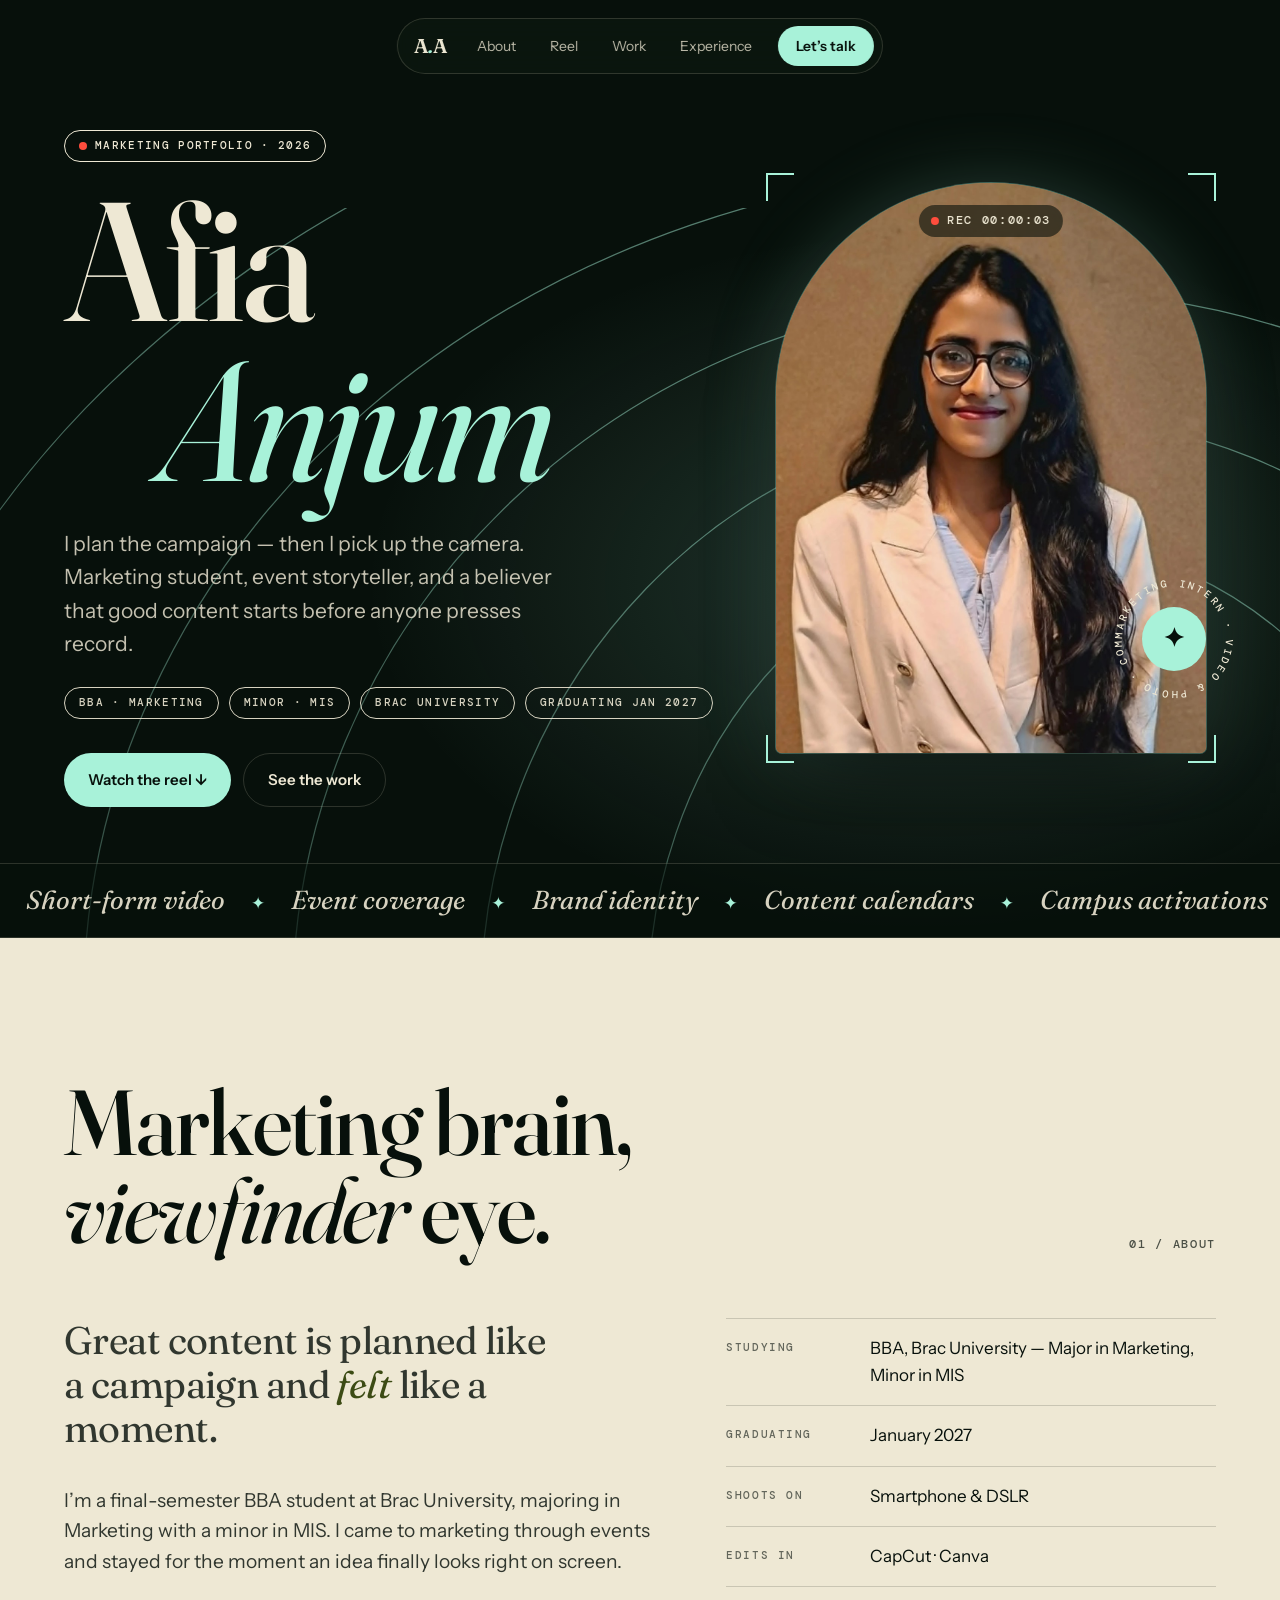
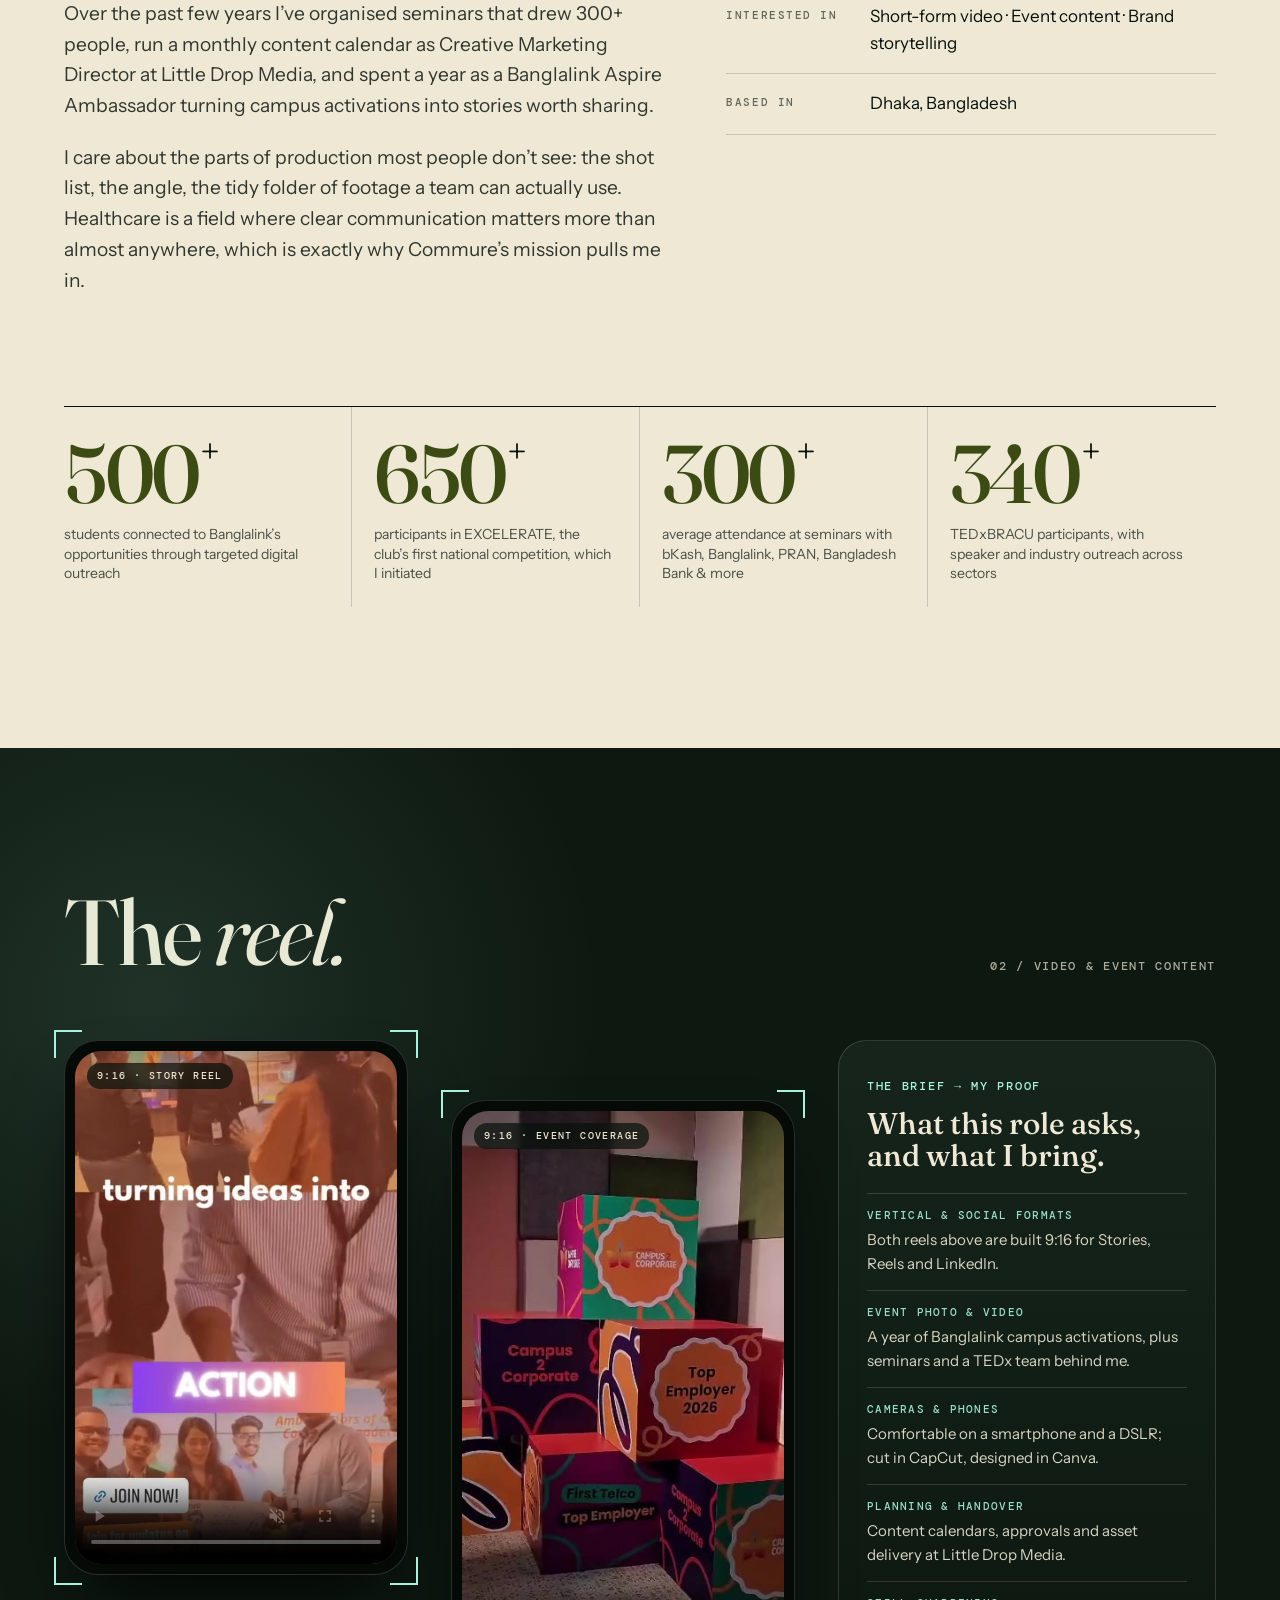
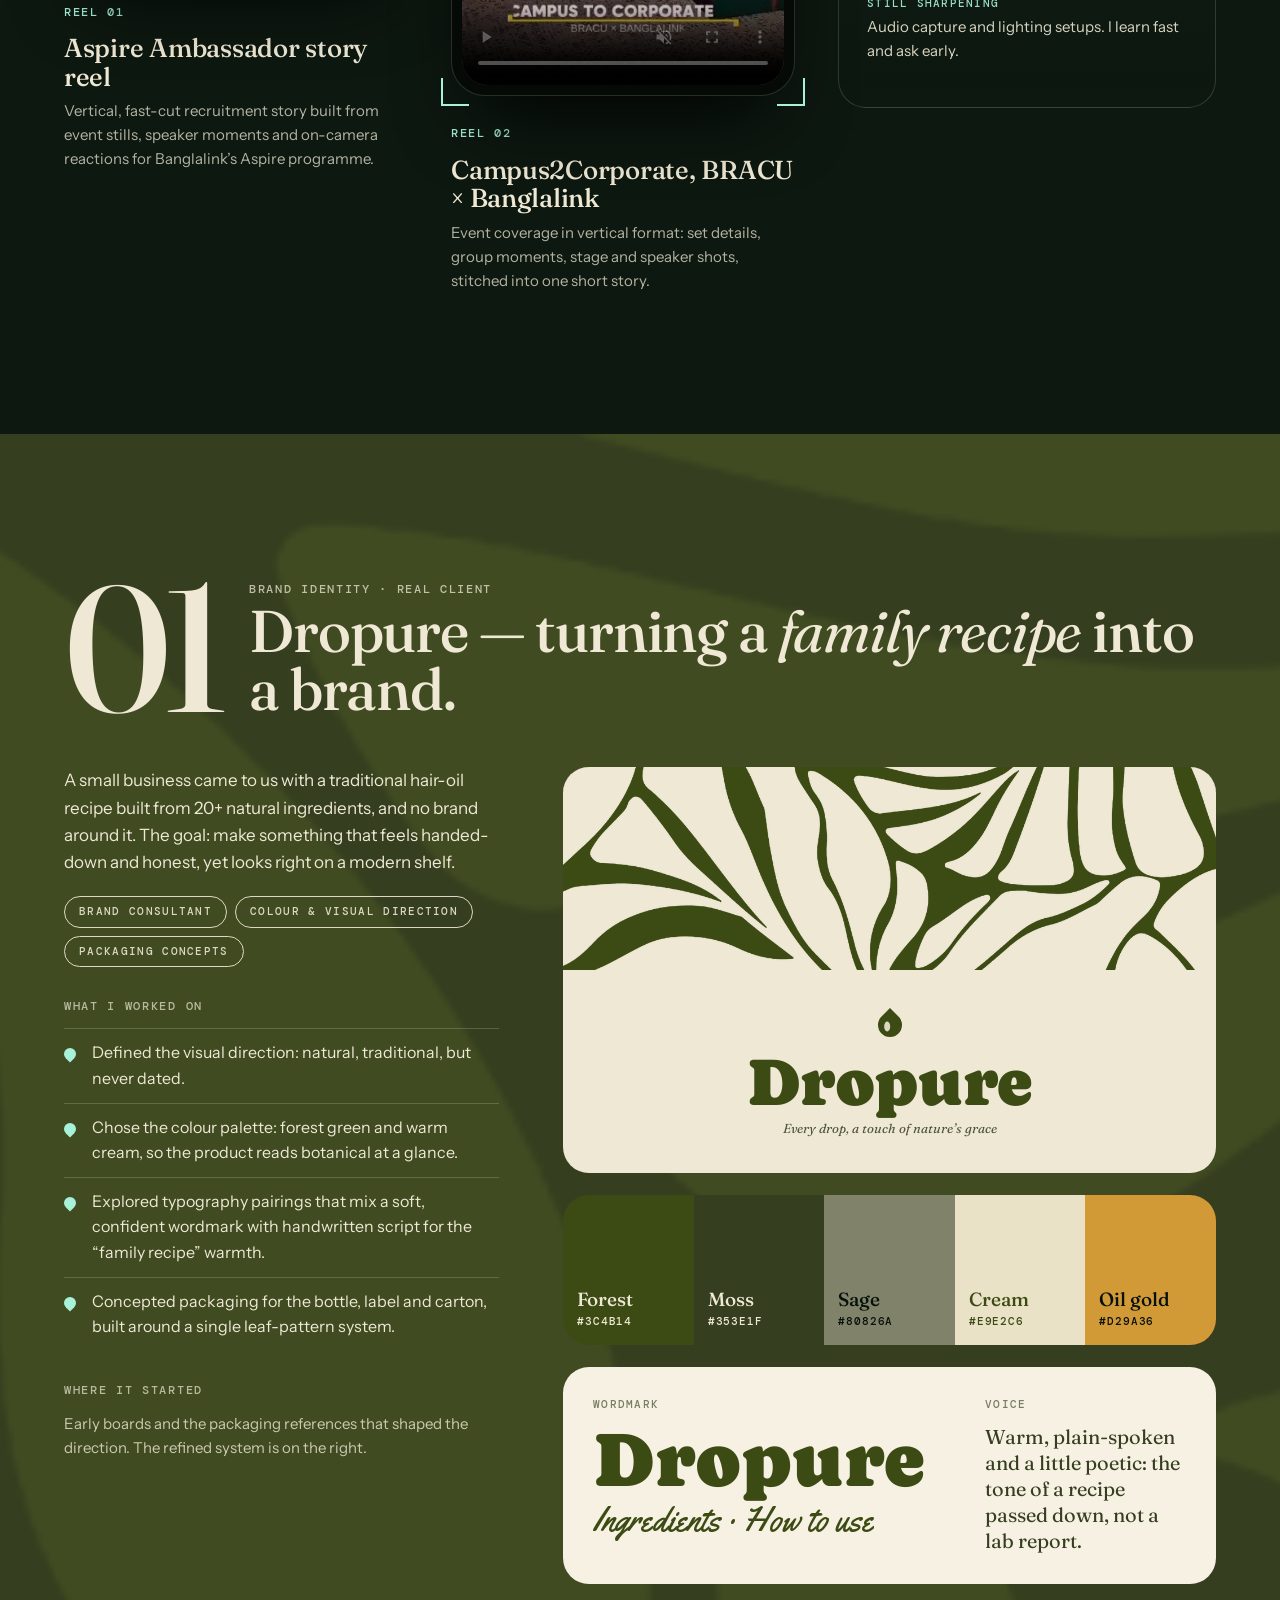
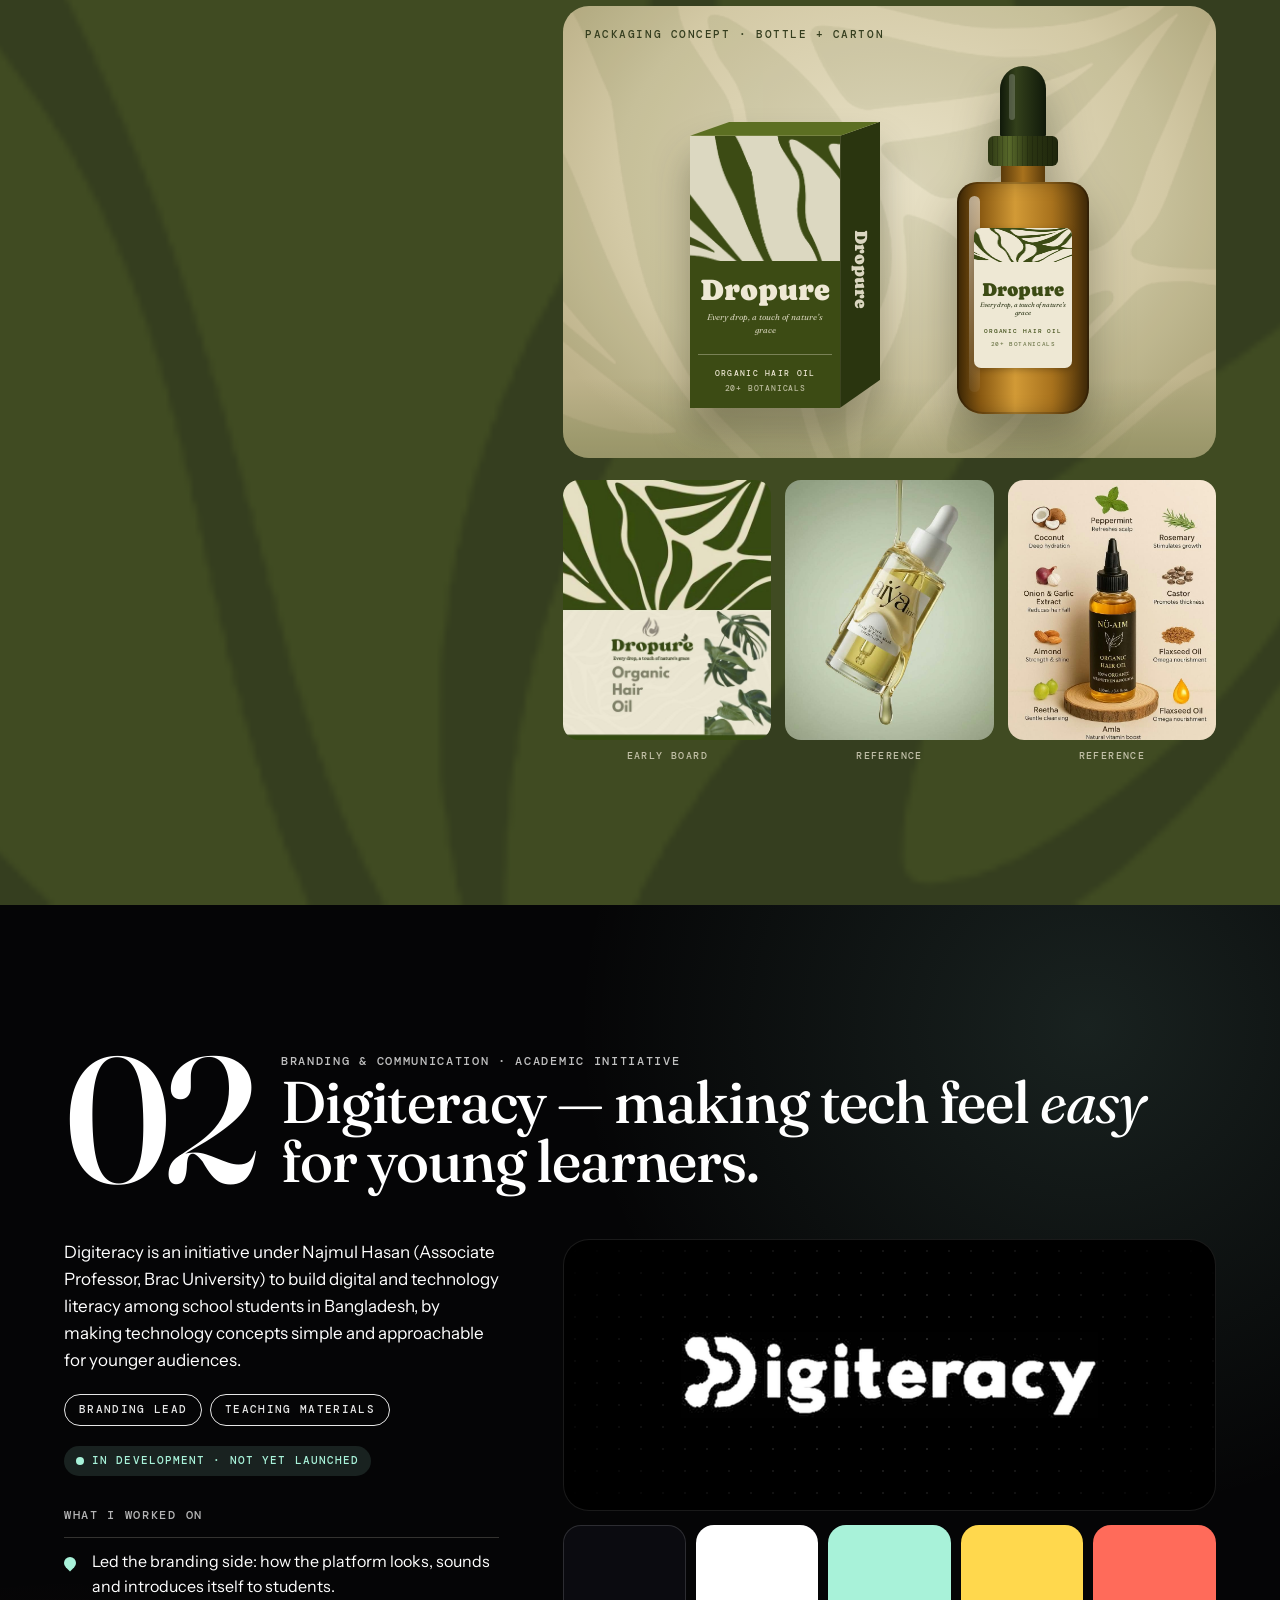
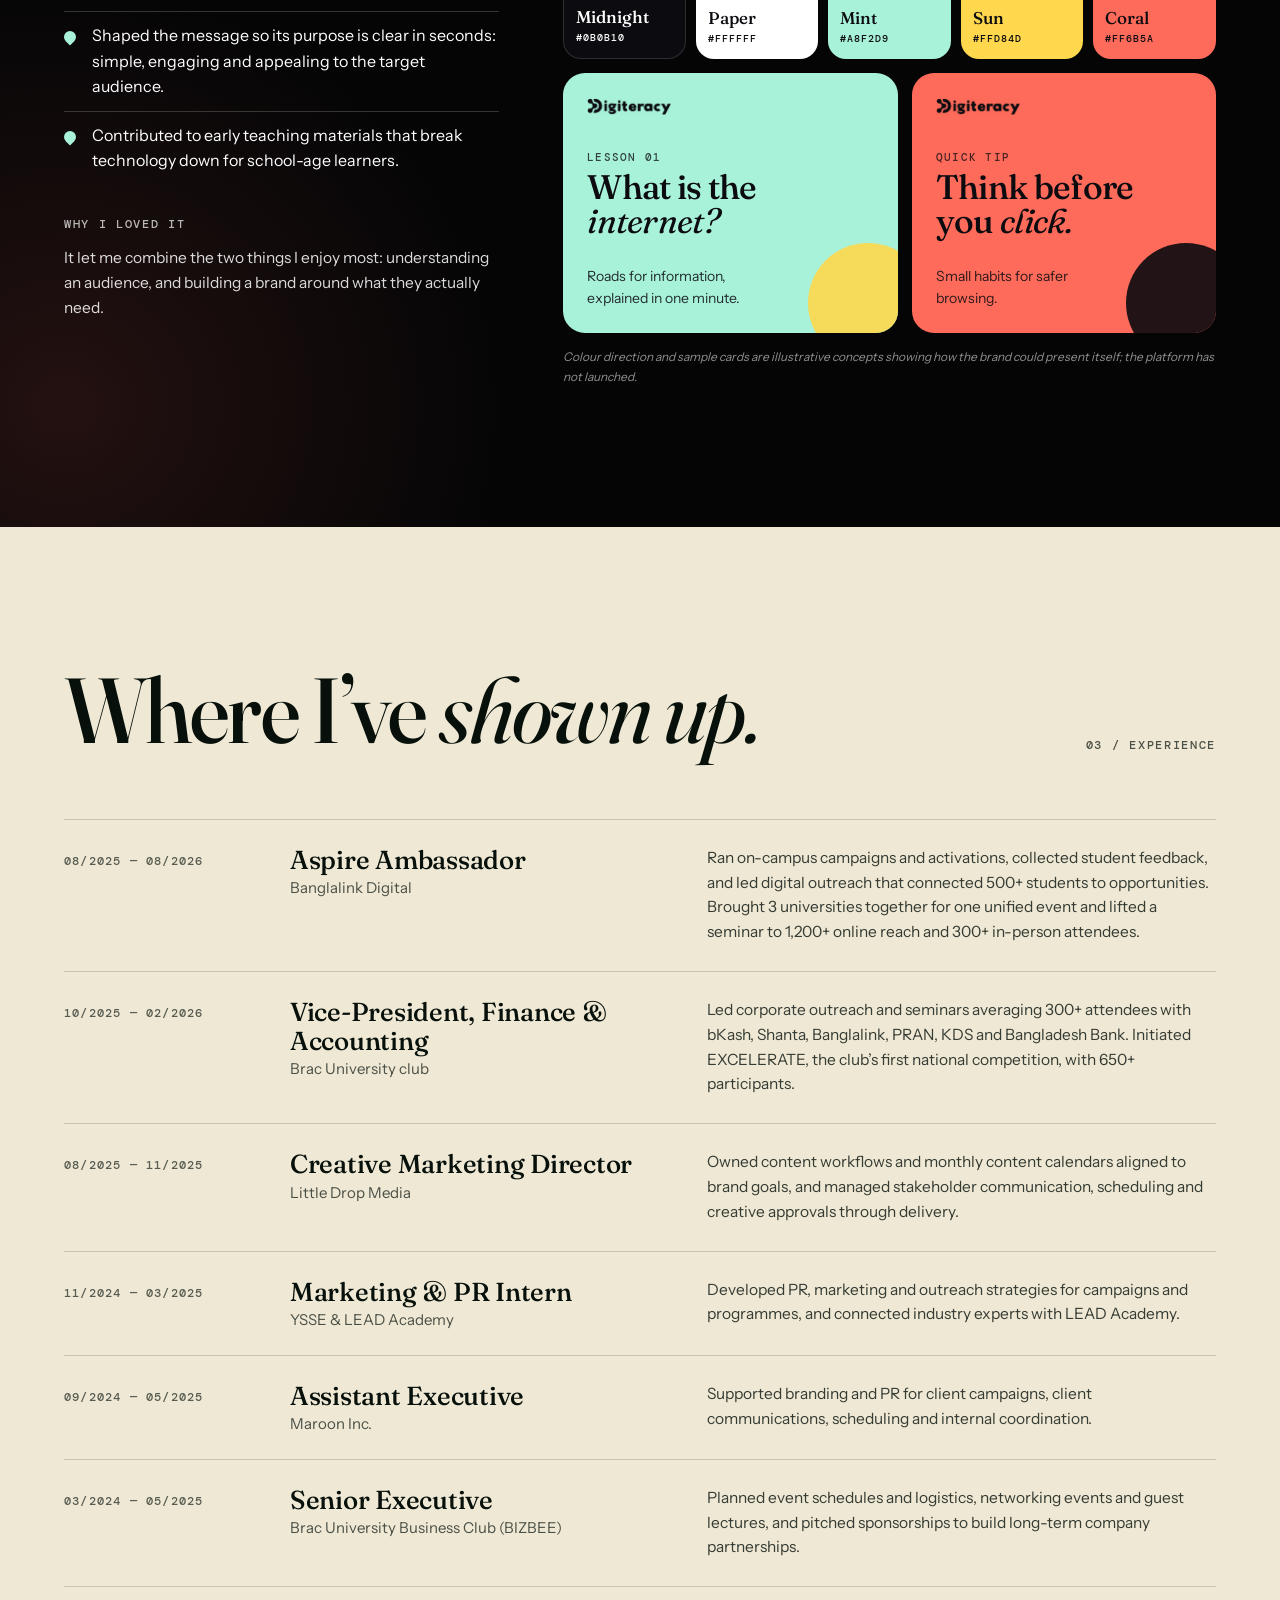
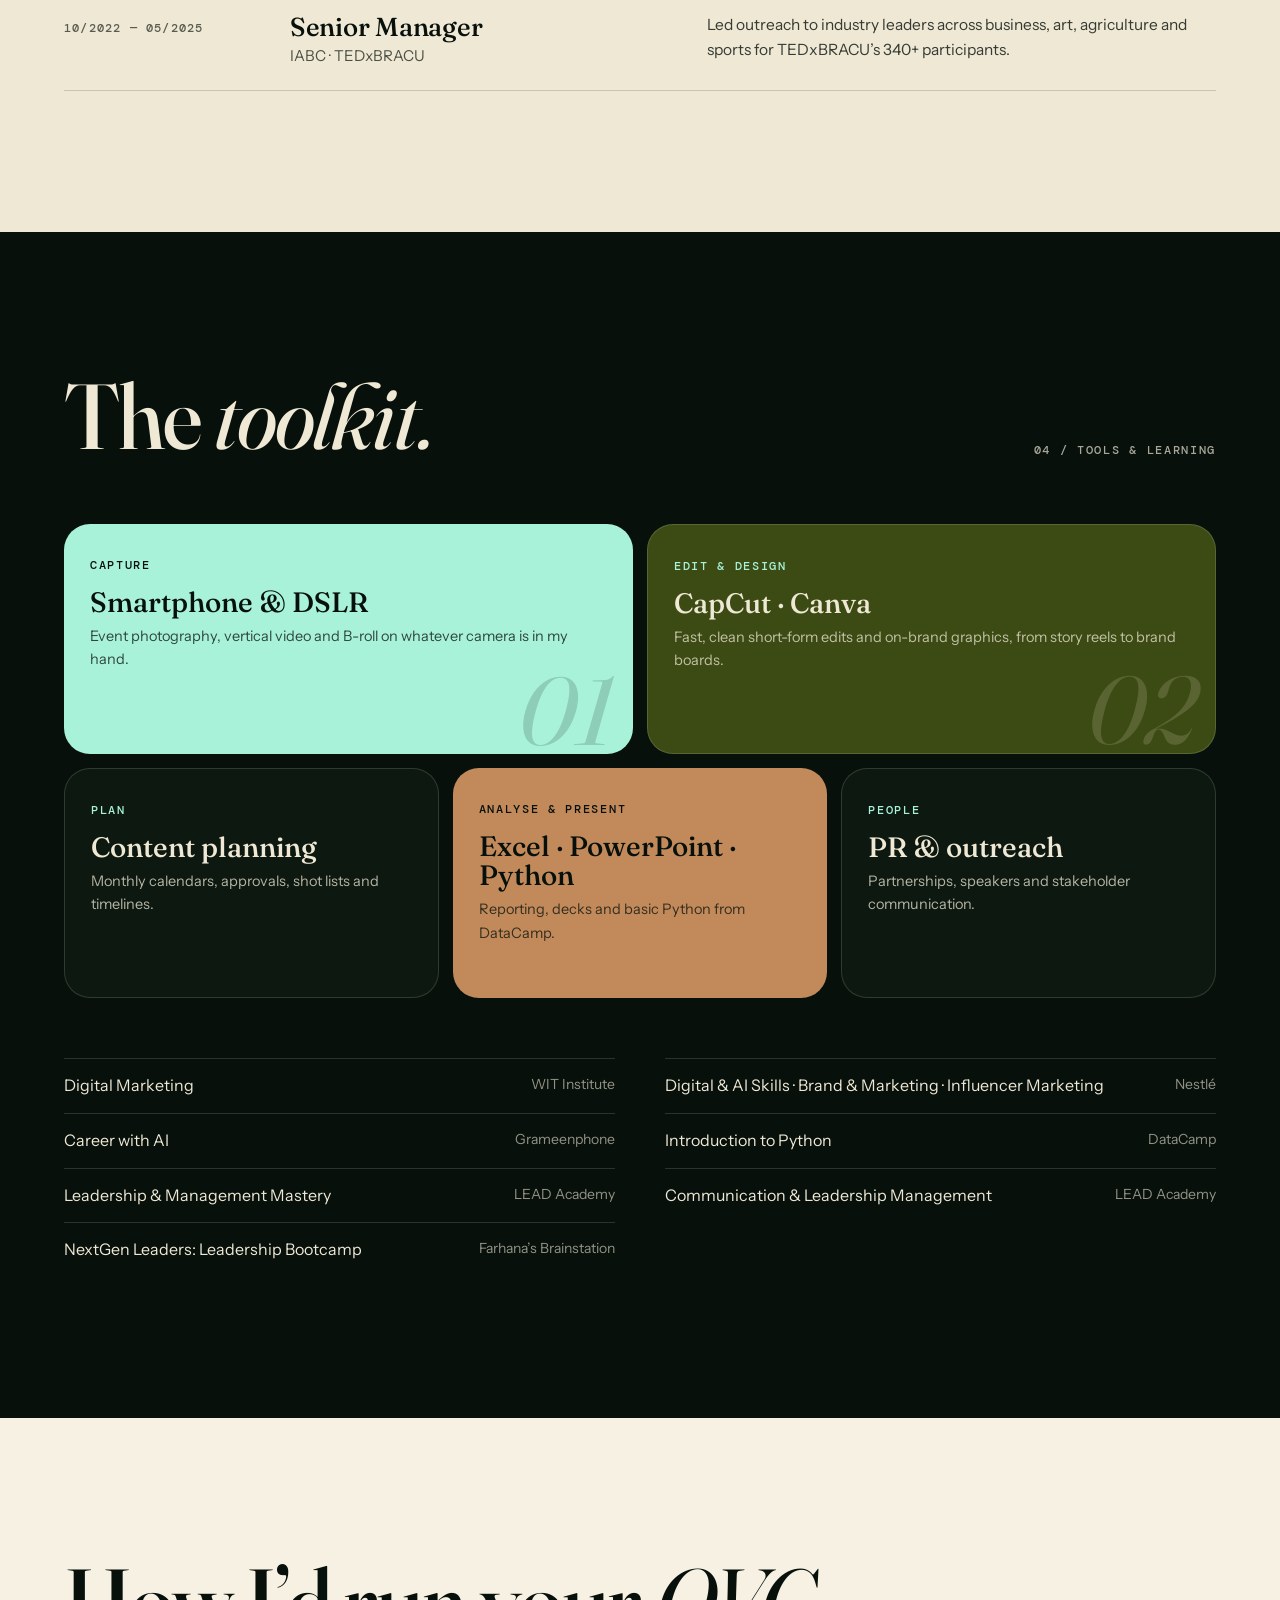
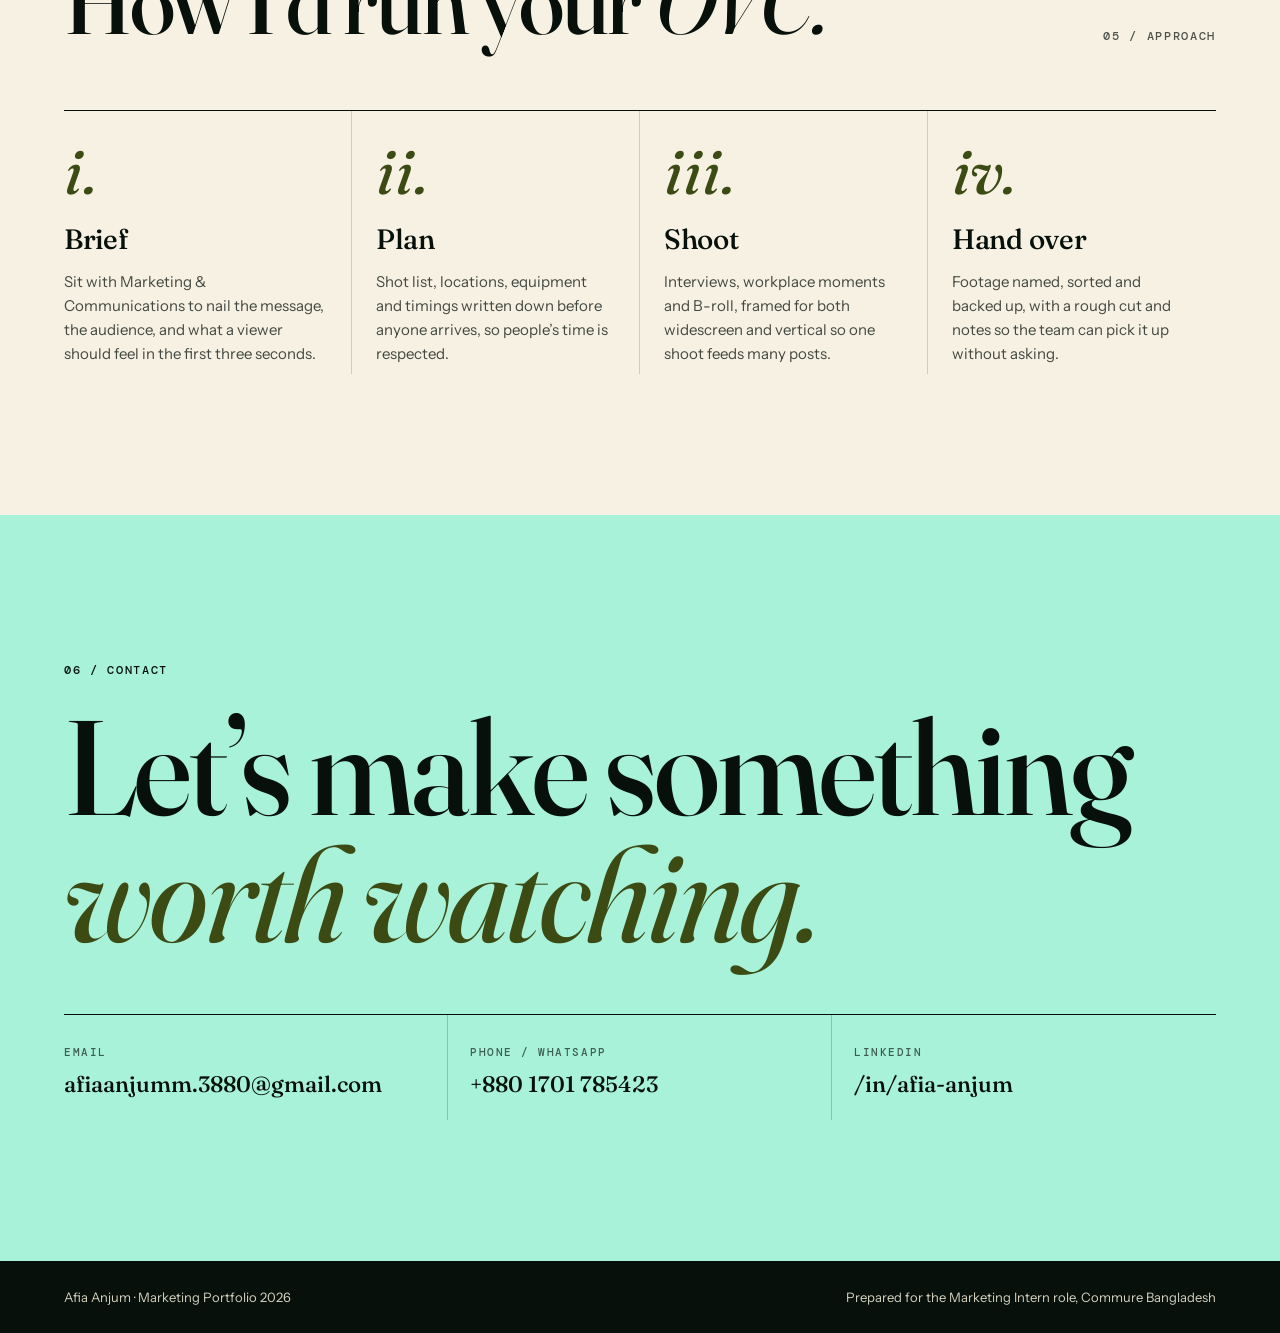
<file: index.html>
<!doctype html>
<html lang="en">
<head>
<meta charset="utf-8">
<meta name="viewport" content="width=device-width,initial-scale=1">
<title>Afia Anjum — Marketing Portfolio</title>
<meta name="description" content="Marketing portfolio of Afia Anjum, BBA (Marketing) at Brac University: event content, short-form video, brand identity and campaign work.">
<link rel="stylesheet" href="assets/fonts.css">
<link rel="stylesheet" href="assets/masks.css">
<link rel="stylesheet" href="style.css">
<script>document.documentElement.classList.add('js')</script>
</head>
<body>

<nav class="nav" aria-label="Main">
  <a class="mark" href="#top">A<i>.</i>A</a>
  <a class="l" href="#about">About</a>
  <a class="l" href="#reel">Reel</a>
  <a class="l" href="#work">Work</a>
  <a class="l" href="#experience">Experience</a>
  <a class="cta" href="#contact">Let’s talk</a>
</nav>

<!-- ============ HERO ============ -->
<header class="hero" id="top">
  <svg class="arcs" viewBox="0 0 1600 700" preserveAspectRatio="xMidYMax slice" aria-hidden="true">
    <defs><linearGradient id="ag" x1="0" x2="0" y1="0" y2="1"><stop offset="0" stop-color="#A8F2D9" stop-opacity=".9"/><stop offset="1" stop-color="#A8F2D9" stop-opacity="0"/></linearGradient></defs>
    <g fill="none" stroke="url(#ag)" stroke-width="1.2">
      <ellipse cx="1000" cy="760" rx="380" ry="440"/><ellipse cx="1000" cy="760" rx="540" ry="560"/>
      <ellipse cx="1000" cy="760" rx="720" ry="680"/><ellipse cx="1000" cy="760" rx="920" ry="800"/>
      <ellipse cx="1000" cy="760" rx="1160" ry="930"/>
    </g>
  </svg>

  <div class="wrap hero-grid">
    <div>
      <div class="tag rv"><span class="dot"></span> Marketing Portfolio · 2026</div>
      <h1 class="display rv"><span>Afia</span><span class="l2">Anjum</span></h1>
      <p class="lede rv">I plan the campaign — then I pick up the camera. Marketing student, event storyteller, and a believer that good content starts before anyone presses record.</p>
      <div class="meta rv">
        <span class="tag">BBA · Marketing</span><span class="tag">Minor · MIS</span><span class="tag">Brac University</span><span class="tag">Graduating Jan 2027</span>
      </div>
      <div class="btns rv">
        <a class="btn p" href="#reel">Watch the reel ↓</a>
        <a class="btn g" href="#work">See the work</a>
      </div>
    </div>

    <div class="portrait-wrap rv">
      <div class="vf">
        <div class="arch">
          <img src="assets/img/afia.jpg" alt="Portrait of Afia Anjum" width="1600" height="1599">
        </div>
        <div class="rec mono"><span class="dot"></span><span id="tc">REC 00:00:00</span></div>
        <div class="vf-b"></div>
      </div>
      <div class="sticker" aria-hidden="true">
        <svg viewBox="0 0 132 132"><defs><path id="circ" d="M66,66 m-52,0 a52,52 0 1,1 104,0 a52,52 0 1,1 -104,0"/></defs>
          <text font-family="DM Mono, monospace" font-size="10.2" letter-spacing="2.6" fill="#EEE8D4"><textPath href="#circ">MARKETING INTERN · VIDEO &amp; PHOTO · COMMURE BD · </textPath></text></svg>
        <div class="core">✦</div>
      </div>
    </div>
  </div>

  <div class="marquee" aria-hidden="true"><div>
    <span>Short-form video</span><b>✦</b><span>Event coverage</span><b>✦</b><span>Brand identity</span><b>✦</b><span>Content calendars</span><b>✦</b><span>Campus activations</span><b>✦</b><span>Vertical storytelling</span><b>✦</b>
    <span>Short-form video</span><b>✦</b><span>Event coverage</span><b>✦</b><span>Brand identity</span><b>✦</b><span>Content calendars</span><b>✦</b><span>Campus activations</span><b>✦</b><span>Vertical storytelling</span><b>✦</b>
  </div></div>
</header>

<!-- ============ ABOUT ============ -->
<section class="sec light about" id="about">
  <div class="wrap">
    <div class="sec-head"><h2 class="display rv">Marketing brain,<br><em>viewfinder</em> eye.</h2><span class="mono no">01 / About</span></div>
    <div class="about-grid">
      <div class="rv">
        <p class="quote">Great content is planned like a campaign and <em>felt</em> like a moment.</p>
        <p>I’m a final-semester BBA student at Brac University, majoring in Marketing with a minor in MIS. I came to marketing through events and stayed for the moment an idea finally looks right on screen.</p>
        <p>Over the past few years I’ve organised seminars that drew 300+ people, run a monthly content calendar as Creative Marketing Director at Little Drop Media, and spent a year as a Banglalink Aspire Ambassador turning campus activations into stories worth sharing.</p>
        <p>I care about the parts of production most people don’t see: the shot list, the angle, the tidy folder of footage a team can actually use. Healthcare is a field where clear communication matters more than almost anywhere, which is exactly why Commure’s mission pulls me in.</p>
      </div>
      <dl class="facts rv">
        <div><dt>Studying</dt><dd>BBA, Brac University — Major in Marketing, Minor in MIS</dd></div>
        <div><dt>Graduating</dt><dd>January 2027</dd></div>
        <div><dt>Shoots on</dt><dd>Smartphone &amp; DSLR</dd></div>
        <div><dt>Edits in</dt><dd>CapCut · Canva</dd></div>
        <div><dt>Interested in</dt><dd>Short-form video · Event content · Brand storytelling</dd></div>
        <div><dt>Based in</dt><dd>Dhaka, Bangladesh</dd></div>
      </dl>
    </div>

    <div class="stats">
      <div class="stat rv"><div class="n"><span data-count="500">500</span><sup>+</sup></div><p>students connected to Banglalink’s opportunities through targeted digital outreach</p></div>
      <div class="stat rv"><div class="n"><span data-count="650">650</span><sup>+</sup></div><p>participants in EXCELERATE, the club’s first national competition, which I initiated</p></div>
      <div class="stat rv"><div class="n"><span data-count="300">300</span><sup>+</sup></div><p>average attendance at seminars with bKash, Banglalink, PRAN, Bangladesh Bank &amp; more</p></div>
      <div class="stat rv"><div class="n"><span data-count="340">340</span><sup>+</sup></div><p>TEDxBRACU participants, with speaker and industry outreach across sectors</p></div>
    </div>
  </div>
</section>

<!-- ============ REEL ============ -->
<section class="sec reel" id="reel">
  <div class="wrap">
    <div class="sec-head"><h2 class="display rv">The <em>reel.</em></h2><span class="mono no">02 / Video &amp; event content</span></div>
    <div class="reel-grid">
      <article class="clip rv">
        <div class="vf"><div class="phone">
          <span class="badge mono">9:16 · Story reel</span>
          <video controls muted loop playsinline preload="metadata" poster="assets/img/poster-aspire.jpg" src="assets/video/aspire-reel.mp4"></video>
        </div><div class="vf-b"></div></div>
        <div class="cap"><span class="mono" style="color:var(--mint)">Reel 01</span><h3>Aspire Ambassador story reel</h3><p>Vertical, fast-cut recruitment story built from event stills, speaker moments and on-camera reactions for Banglalink’s Aspire programme.</p></div>
      </article>
      <article class="clip rv">
        <div class="vf"><div class="phone">
          <span class="badge mono">9:16 · Event coverage</span>
          <video controls muted loop playsinline preload="metadata" poster="assets/img/poster-c2c.jpg" src="assets/video/campus2corporate.mp4"></video>
        </div><div class="vf-b"></div></div>
        <div class="cap"><span class="mono" style="color:var(--mint)">Reel 02</span><h3>Campus2Corporate, BRACU × Banglalink</h3><p>Event coverage in vertical format: set details, group moments, stage and speaker shots, stitched into one short story.</p></div>
      </article>
      <aside class="brief rv">
        <span class="mono" style="color:var(--mint)">The brief → my proof</span>
        <h3>What this role asks, and what I bring.</h3>
        <ul>
          <li><small>Vertical &amp; social formats</small><span>Both reels above are built 9:16 for Stories, Reels and LinkedIn.</span></li>
          <li><small>Event photo &amp; video</small><span>A year of Banglalink campus activations, plus seminars and a TEDx team behind me.</span></li>
          <li><small>Cameras &amp; phones</small><span>Comfortable on a smartphone and a DSLR; cut in CapCut, designed in Canva.</span></li>
          <li><small>Planning &amp; handover</small><span>Content calendars, approvals and asset delivery at Little Drop Media.</span></li>
          <li><small>Still sharpening</small><span>Audio capture and lighting setups. I learn fast and ask early.</span></li>
        </ul>
      </aside>
    </div>
  </div>
</section>

<!-- ============ WORK ============ -->
<section id="work">
  <!-- Project 01 -->
  <div class="sec proj drop">
    <div class="leaf" aria-hidden="true"></div>
    <div class="wrap">
      <div class="p-head rv"><div class="num">01</div><div><span class="mono" style="opacity:.75">Brand identity · Real client</span><h3>Dropure — turning a <em>family recipe</em> into a brand.</h3></div></div>
      <div class="p-body">
        <div class="p-copy rv">
          <p>A small business came to us with a traditional hair-oil recipe built from 20+ natural ingredients, and no brand around it. The goal: make something that feels handed-down and honest, yet looks right on a modern shelf.</p>
          <div class="role-row"><span class="tag">Brand consultant</span><span class="tag">Colour &amp; visual direction</span><span class="tag">Packaging concepts</span></div>
          <h4>What I worked on</h4>
          <ul>
            <li>Defined the visual direction: natural, traditional, but never dated.</li>
            <li>Chose the colour palette: forest green and warm cream, so the product reads botanical at a glance.</li>
            <li>Explored typography pairings that mix a soft, confident wordmark with handwritten script for the “family recipe” warmth.</li>
            <li>Concepted packaging for the bottle, label and carton, built around a single leaf-pattern system.</li>
          </ul>
          <h4>Where it started</h4>
          <p style="font-size:15px;opacity:.8">Early boards and the packaging references that shaped the direction. The refined system is on the right.</p>
        </div>
        <div class="boards">
          <!-- brand board -->
          <div class="board b1 rv">
            <div class="band"><i></i></div>
            <div class="lockw"><div class="logo"><div class="drp"></div><div class="wm">Dropure</div><div class="tg">Every drop, a touch of nature’s grace</div></div></div>
          </div>
          <div class="board rv"><div class="swatches">
            <div class="sw" style="background:#3C4B14;color:#EEE8D4"><b>Forest</b>#3C4B14</div>
            <div class="sw" style="background:#353E1F;color:#EEE8D4"><b>Moss</b>#353E1F</div>
            <div class="sw" style="background:#80826A;color:#07100B"><b>Sage</b>#80826A</div>
            <div class="sw" style="background:#E9E2C6;color:#3C4B14"><b>Cream</b>#E9E2C6</div>
            <div class="sw" style="background:#D29A36;color:#07100B"><b>Oil gold</b>#D29A36</div>
          </div></div>
          <div class="board type-row rv">
            <div><small>Wordmark</small><div class="big">Dropure</div><div class="scr">Ingredients · How to use</div></div>
            <div><small>Voice</small><div class="sub">Warm, plain-spoken and a little poetic: the tone of a recipe passed down, not a lab report.</div></div>
          </div>
          <div class="board scene rv">
            <div class="pat"></div><span class="mono cap">Packaging concept · bottle + carton</span>
            <div class="boxw"><div class="bf"><div class="pt"></div><div class="bw"><div class="w">Dropure</div><div class="t">Every drop, a touch of nature’s grace</div><div class="o">Organic Hair Oil</div><div class="o">20+ botanicals</div></div></div><div class="br"><span>Dropure</span></div><div class="bt"></div></div>
            <div class="bottle"><div class="bulb"></div><div class="collar"></div><div class="neck"></div><div class="glass"><div class="lab"><div class="lp"><i></i></div><div class="w">Dropure</div><div class="t">Every drop, a touch of nature’s grace</div><div class="o">Organic Hair Oil</div><div class="o">20+ botanicals</div></div></div></div>
          </div>
          <div class="refs rv">
            <figure><img src="assets/img/board-v1.jpg" alt="Early Dropure brand board" loading="lazy"><figcaption class="mono">Early board</figcaption></figure>
            <figure><img src="assets/img/ref-aiya.jpg" alt="Packaging reference: dropper bottle" loading="lazy"><figcaption class="mono">Reference</figcaption></figure>
            <figure><img src="assets/img/ref-nuaim.jpg" alt="Packaging reference: ingredient layout" loading="lazy"><figcaption class="mono">Reference</figcaption></figure>
          </div>
        </div>
      </div>
    </div>
  </div>

  <!-- Project 02 -->
  <div class="sec proj dig">
    <div class="wrap" style="position:relative">
      <div class="p-head rv"><div class="num">02</div><div><span class="mono" style="opacity:.75">Branding &amp; communication · Academic initiative</span><h3>Digiteracy — making tech feel <em>easy</em> for young learners.</h3></div></div>
      <div class="p-body">
        <div class="p-copy rv">
          <p>Digiteracy is an initiative under Najmul Hasan (Associate Professor, Brac University) to build digital and technology literacy among school students in Bangladesh, by making technology concepts simple and approachable for younger audiences.</p>
          <div class="role-row"><span class="tag">Branding lead</span><span class="tag">Teaching materials</span></div>
          <span class="status"><span class="dot" style="background:var(--mint);animation:none"></span> In development · not yet launched</span>
          <h4>What I worked on</h4>
          <ul>
            <li>Led the branding side: how the platform looks, sounds and introduces itself to students.</li>
            <li>Shaped the message so its purpose is clear in seconds: simple, engaging and appealing to the target audience.</li>
            <li>Contributed to early teaching materials that break technology down for school-age learners.</li>
          </ul>
          <h4>Why I loved it</h4>
          <p style="font-size:15.5px;opacity:.85">It let me combine the two things I enjoy most: understanding an audience, and building a brand around what they actually need.</p>
        </div>
        <div>
          <div class="board dg-logo rv"><div class="grid"></div><i></i></div>
          <div class="dg-pal rv">
            <div style="background:#0B0B10;border:1px solid rgba(255,255,255,.14)"><b>Midnight</b>#0B0B10</div>
            <div style="background:#FFFFFF;color:#0B0B10"><b>Paper</b>#FFFFFF</div>
            <div style="background:#A8F2D9;color:#0B0B10"><b>Mint</b>#A8F2D9</div>
            <div style="background:#FFD84D;color:#0B0B10"><b>Sun</b>#FFD84D</div>
            <div style="background:#FF6B5A;color:#0B0B10"><b>Coral</b>#FF6B5A</div>
          </div>
          <div class="dg-mocks rv">
            <div class="card-m" style="background:#A8F2D9;color:#0B0B10"><div class="lg"></div><div><span class="step">Lesson 01</span><h5>What is the <em>internet?</em></h5></div><p>Roads for information, explained in one minute.</p><div class="blob" style="background:#FFD84D"></div></div>
            <div class="card-m" style="background:#FF6B5A;color:#0B0B10"><div class="lg"></div><div><span class="step">Quick tip</span><h5>Think before you <em>click.</em></h5></div><p>Small habits for safer browsing.</p><div class="blob" style="background:#0B0B10"></div></div>
          </div>
          <p class="disclaimer">Colour direction and sample cards are illustrative concepts showing how the brand could present itself; the platform has not launched.</p>
        </div>
      </div>
    </div>
  </div>
</section>

<!-- ============ EXPERIENCE ============ -->
<section class="sec light" id="experience">
  <div class="wrap">
    <div class="sec-head"><h2 class="display rv">Where I’ve <em>shown up.</em></h2><span class="mono no">03 / Experience</span></div>
    <div class="exp">
      <div class="exp-row rv"><div class="d">08/2025 — 08/2026</div><h3>Aspire Ambassador<small>Banglalink Digital</small></h3><p>Ran on-campus campaigns and activations, collected student feedback, and led digital outreach that connected 500+ students to opportunities. Brought 3 universities together for one unified event and lifted a seminar to 1,200+ online reach and 300+ in-person attendees.</p></div>
      <div class="exp-row rv"><div class="d">10/2025 — 02/2026</div><h3>Vice-President, Finance &amp; Accounting<small>Brac University club</small></h3><p>Led corporate outreach and seminars averaging 300+ attendees with bKash, Shanta, Banglalink, PRAN, KDS and Bangladesh Bank. Initiated EXCELERATE, the club’s first national competition, with 650+ participants.</p></div>
      <div class="exp-row rv"><div class="d">08/2025 — 11/2025</div><h3>Creative Marketing Director<small>Little Drop Media</small></h3><p>Owned content workflows and monthly content calendars aligned to brand goals, and managed stakeholder communication, scheduling and creative approvals through delivery.</p></div>
      <div class="exp-row rv"><div class="d">11/2024 — 03/2025</div><h3>Marketing &amp; PR Intern<small>YSSE &amp; LEAD Academy</small></h3><p>Developed PR, marketing and outreach strategies for campaigns and programmes, and connected industry experts with LEAD Academy.</p></div>
      <div class="exp-row rv"><div class="d">09/2024 — 05/2025</div><h3>Assistant Executive<small>Maroon Inc.</small></h3><p>Supported branding and PR for client campaigns, client communications, scheduling and internal coordination.</p></div>
      <div class="exp-row rv"><div class="d">03/2024 — 05/2025</div><h3>Senior Executive<small>Brac University Business Club (BIZBEE)</small></h3><p>Planned event schedules and logistics, networking events and guest lectures, and pitched sponsorships to build long-term company partnerships.</p></div>
      <div class="exp-row last rv"><div class="d">10/2022 — 05/2025</div><h3>Senior Manager<small>IABC · TEDxBRACU</small></h3><p>Led outreach to industry leaders across business, art, agriculture and sports for TEDxBRACU’s 340+ participants.</p></div>
    </div>
  </div>
</section>

<!-- ============ TOOLKIT ============ -->
<section class="sec tools" id="toolkit">
  <div class="wrap">
    <div class="sec-head"><h2 class="display rv">The <em>toolkit.</em></h2><span class="mono no">04 / Tools &amp; learning</span></div>
    <div class="bento">
      <div class="bx a rv"><div><span class="mono">Capture</span><h3>Smartphone &amp; DSLR</h3><p>Event photography, vertical video and B-roll on whatever camera is in my hand.</p></div><div class="big-ic">01</div></div>
      <div class="bx b rv"><div><span class="mono" style="color:var(--mint)">Edit &amp; design</span><h3>CapCut · Canva</h3><p>Fast, clean short-form edits and on-brand graphics, from story reels to brand boards.</p></div><div class="big-ic">02</div></div>
      <div class="bx c rv"><div><span class="mono" style="color:var(--mint)">Plan</span><h3>Content planning</h3><p>Monthly calendars, approvals, shot lists and timelines.</p></div></div>
      <div class="bx d rv"><div><span class="mono">Analyse &amp; present</span><h3>Excel · PowerPoint · Python</h3><p>Reporting, decks and basic Python from DataCamp.</p></div></div>
      <div class="bx e rv"><div><span class="mono" style="color:var(--mint)">People</span><h3>PR &amp; outreach</h3><p>Partnerships, speakers and stakeholder communication.</p></div></div>
    </div>
    <div class="certs">
      <div class="rv">Digital Marketing<span>WIT Institute</span></div>
      <div class="rv">Digital &amp; AI Skills · Brand &amp; Marketing · Influencer Marketing<span>Nestlé</span></div>
      <div class="rv">Career with AI<span>Grameenphone</span></div>
      <div class="rv">Introduction to Python<span>DataCamp</span></div>
      <div class="rv">Leadership &amp; Management Mastery<span>LEAD Academy</span></div>
      <div class="rv">Communication &amp; Leadership Management<span>LEAD Academy</span></div>
      <div class="rv">NextGen Leaders: Leadership Bootcamp<span>Farhana’s Brainstation</span></div>
    </div>
  </div>
</section>

<!-- ============ PROCESS ============ -->
<section class="sec process" id="approach">
  <div class="wrap">
    <div class="sec-head"><h2 class="display rv">How I’d run your <em>OVC.</em></h2><span class="mono no">05 / Approach</span></div>
    <div class="steps">
      <div class="stp rv"><div class="i">i.</div><h3>Brief</h3><p>Sit with Marketing &amp; Communications to nail the message, the audience, and what a viewer should feel in the first three seconds.</p></div>
      <div class="stp rv"><div class="i">ii.</div><h3>Plan</h3><p>Shot list, locations, equipment and timings written down before anyone arrives, so people’s time is respected.</p></div>
      <div class="stp rv"><div class="i">iii.</div><h3>Shoot</h3><p>Interviews, workplace moments and B-roll, framed for both widescreen and vertical so one shoot feeds many posts.</p></div>
      <div class="stp rv"><div class="i">iv.</div><h3>Hand over</h3><p>Footage named, sorted and backed up, with a rough cut and notes so the team can pick it up without asking.</p></div>
    </div>
  </div>
</section>

<!-- ============ CONTACT ============ -->
<section class="sec contact" id="contact">
  <div class="wrap">
    <span class="mono rv">06 / Contact</span>
    <h2 class="display rv" style="margin-top:20px">Let’s make something <em>worth watching.</em></h2>
    <div class="c-links rv">
      <a href="mailto:afiaanjumm.3880@gmail.com"><small>Email</small><b>afiaanjumm.3880@gmail.com</b></a>
      <a href="tel:+8801701785423"><small>Phone / WhatsApp</small><b>+880 1701 785423</b></a>
      <a href="https://www.linkedin.com/in/afia-anjum-555a39250" target="_blank" rel="noopener"><small>LinkedIn</small><b>/in/afia-anjum</b></a>
    </div>
  </div>
</section>
<footer><div class="wrap"><span>Afia Anjum · Marketing Portfolio 2026</span><span>Prepared for the Marketing Intern role, Commure Bangladesh</span></div></footer>

<script>
(function(){
  var io=null;
  if('IntersectionObserver' in window){
    io=new IntersectionObserver(function(es){es.forEach(function(e){if(e.isIntersecting){e.target.classList.add('in');io.unobserve(e.target)}})},{threshold:.12});
    document.querySelectorAll('.rv').forEach(function(el){io.observe(el)});
  } else document.querySelectorAll('.rv').forEach(function(el){el.classList.add('in')});

  // REC timecode
  var tc=document.getElementById('tc'),t0=Date.now();
  setInterval(function(){var s=Math.floor((Date.now()-t0)/1000),p=function(n){return String(n).padStart(2,'0')};tc.textContent='REC '+p(Math.floor(s/3600))+':'+p(Math.floor(s/60)%60)+':'+p(s%60)},1000);

  // count-up
  var cio=new IntersectionObserver(function(es){es.forEach(function(e){if(!e.isIntersecting)return;var el=e.target,end=+el.dataset.count,s=performance.now();
    (function f(n){var k=Math.min(1,(n-s)/1400);el.textContent=Math.round(end*(1-Math.pow(1-k,3)));if(k<1)requestAnimationFrame(f)})(s);cio.unobserve(el)})},{threshold:.6});
  document.querySelectorAll('[data-count]').forEach(function(el){cio.observe(el)});

  // play reels only while visible
  var vio=new IntersectionObserver(function(es){es.forEach(function(e){var v=e.target;if(e.isIntersecting){v.play().catch(function(){})}else v.pause()})},{threshold:.5});
  document.querySelectorAll('video').forEach(function(v){vio.observe(v)});
})();
</script>
</body>
</html>
</file>
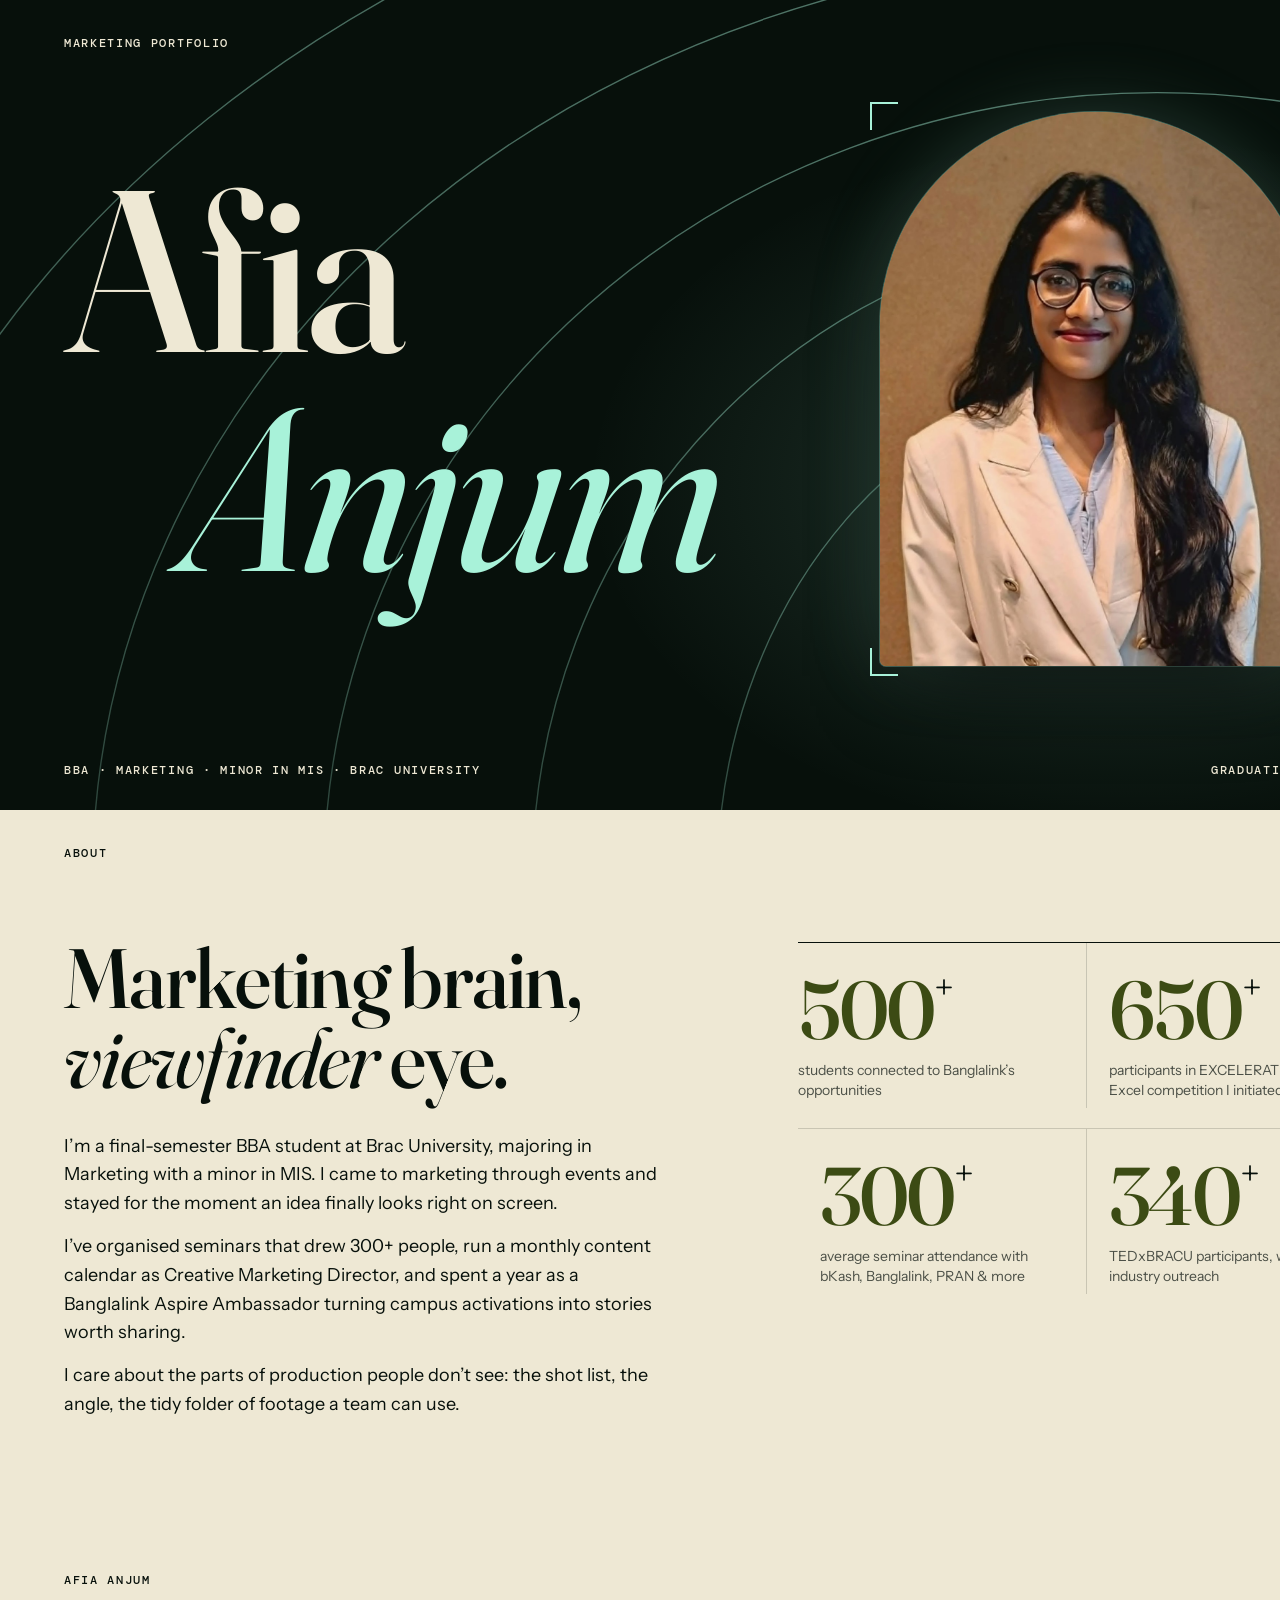
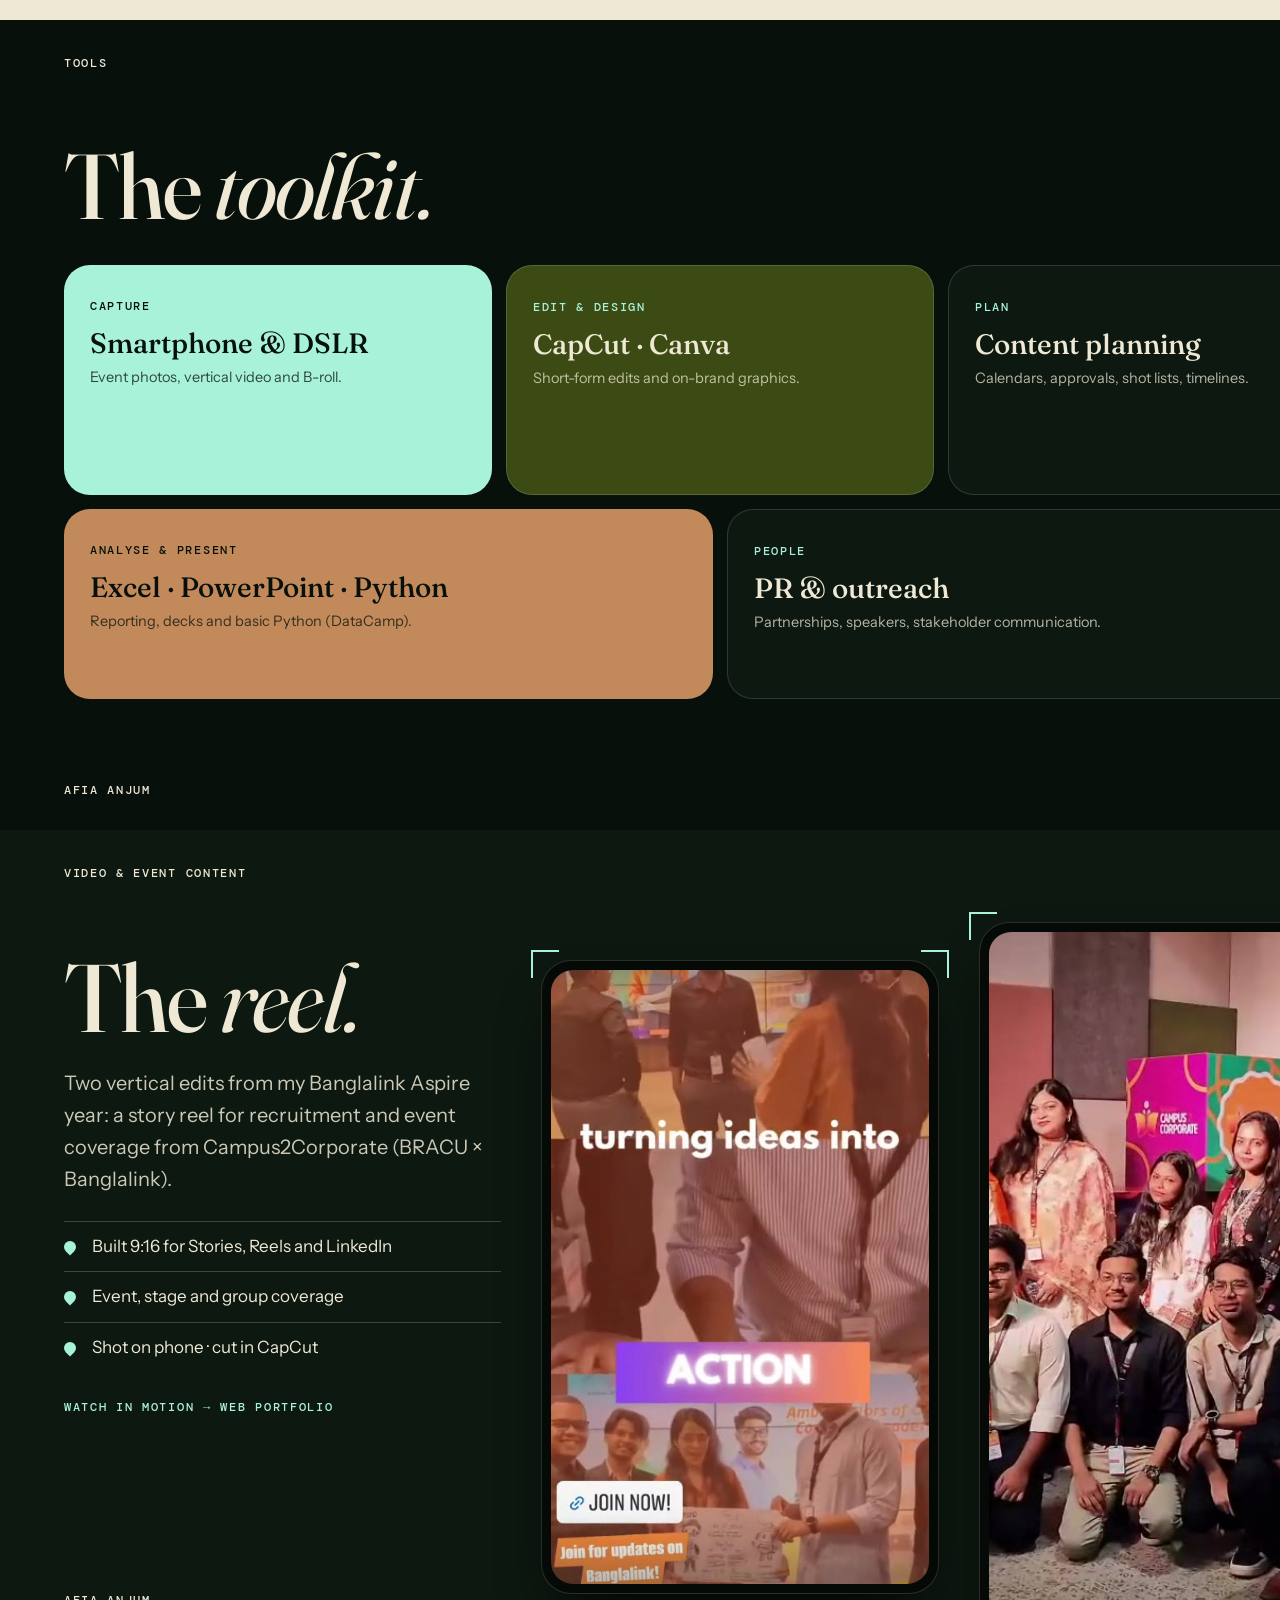
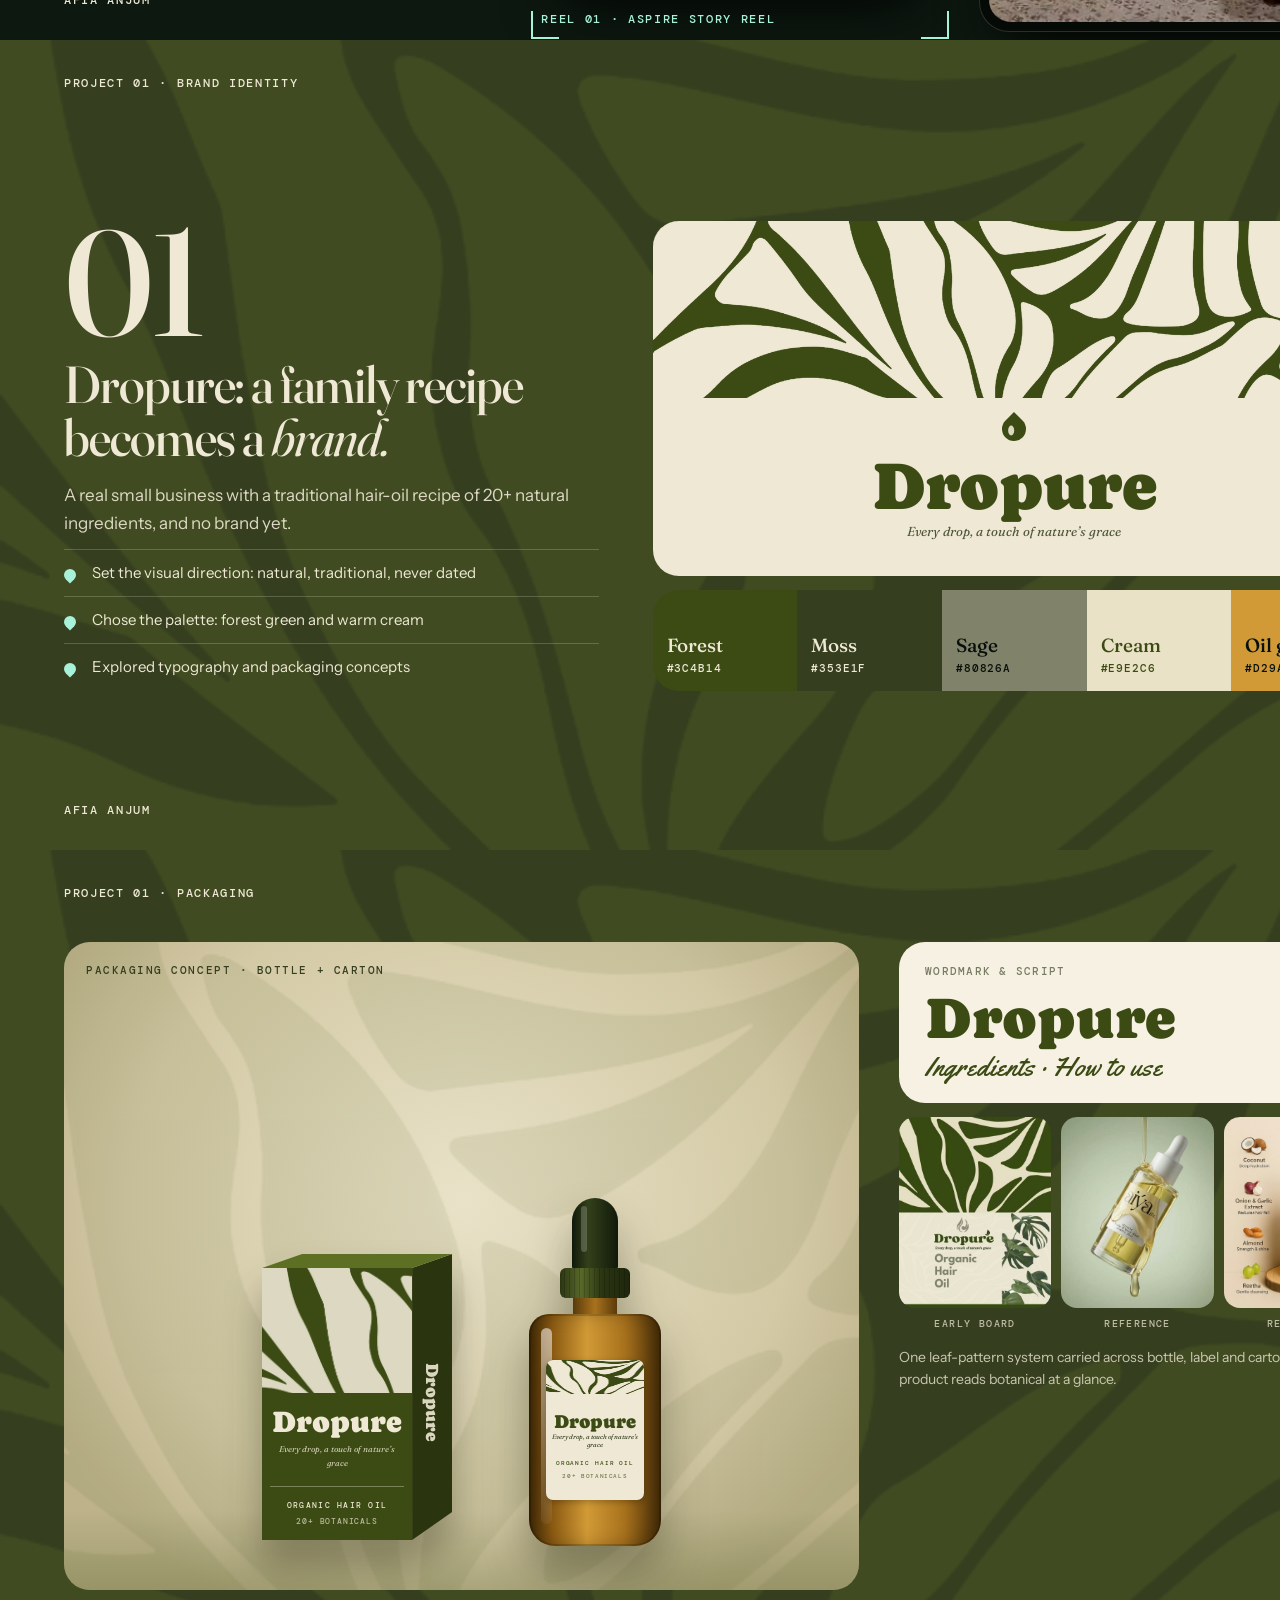
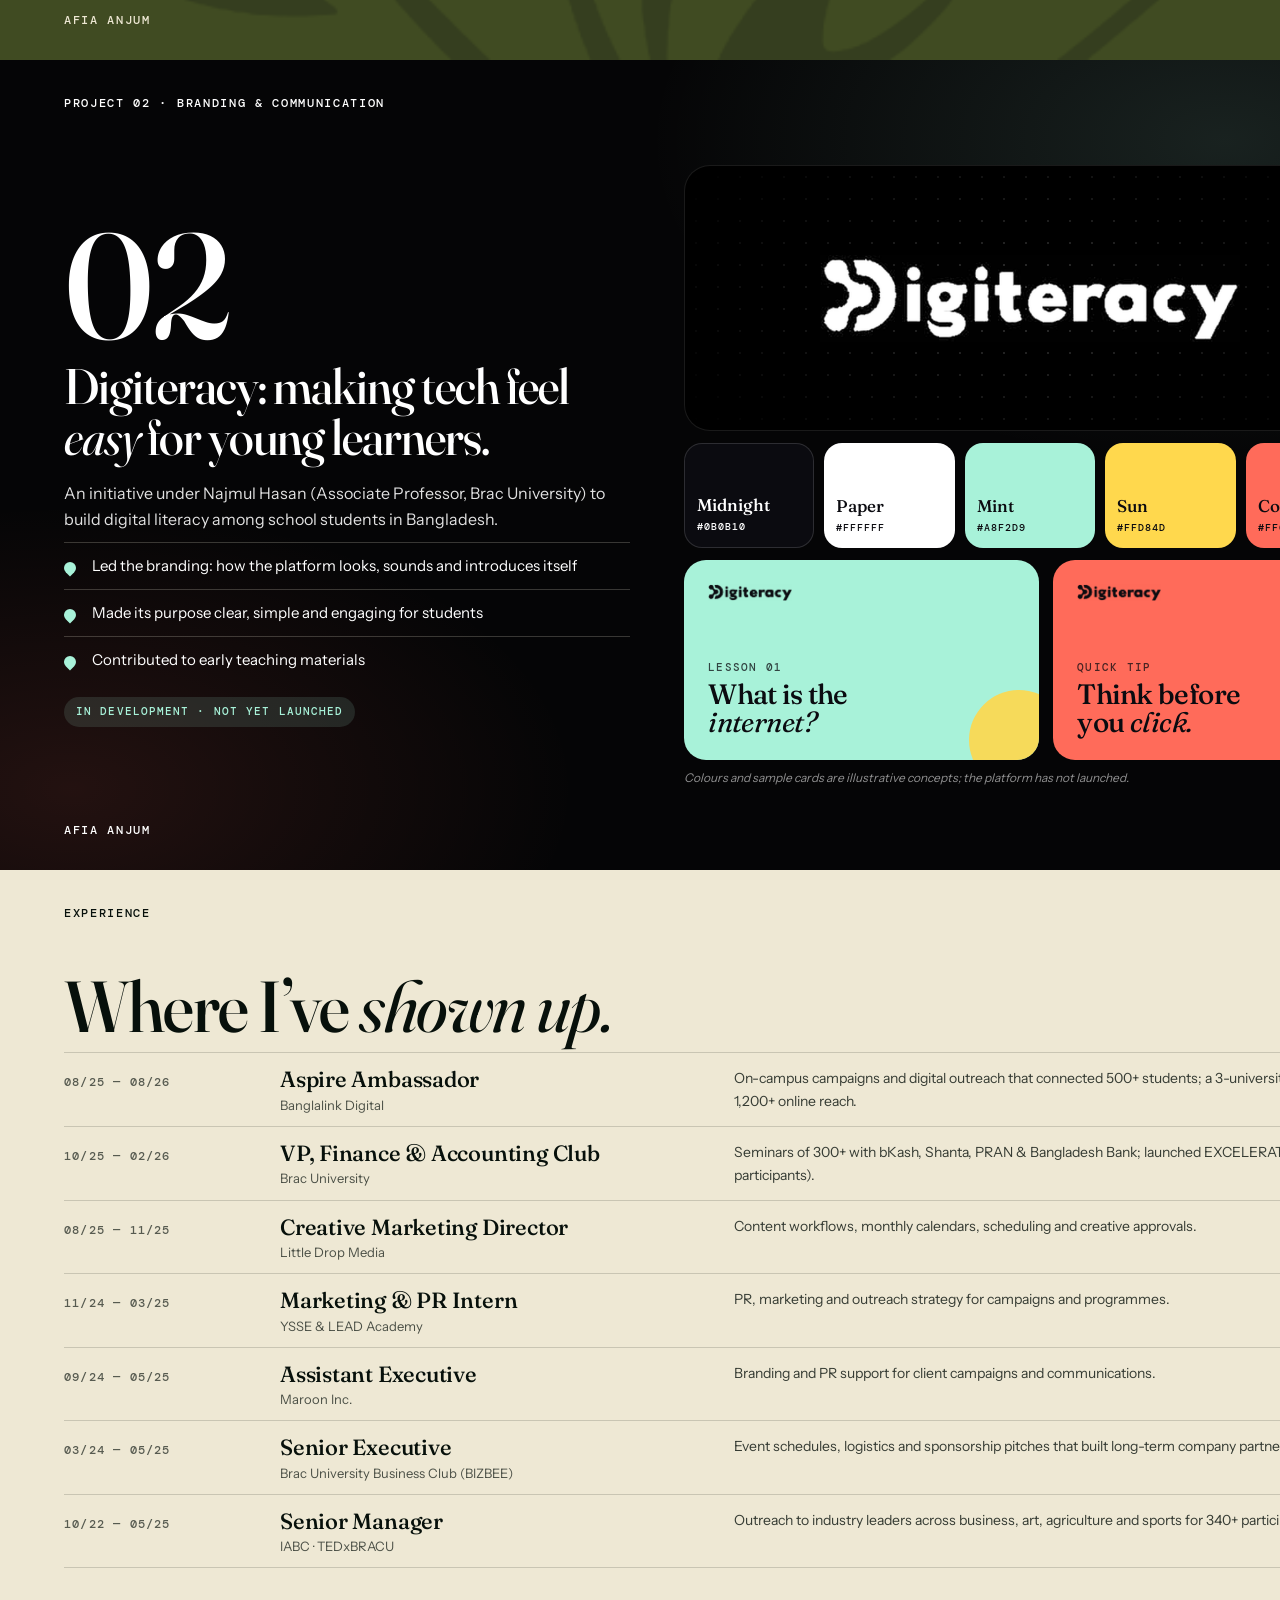
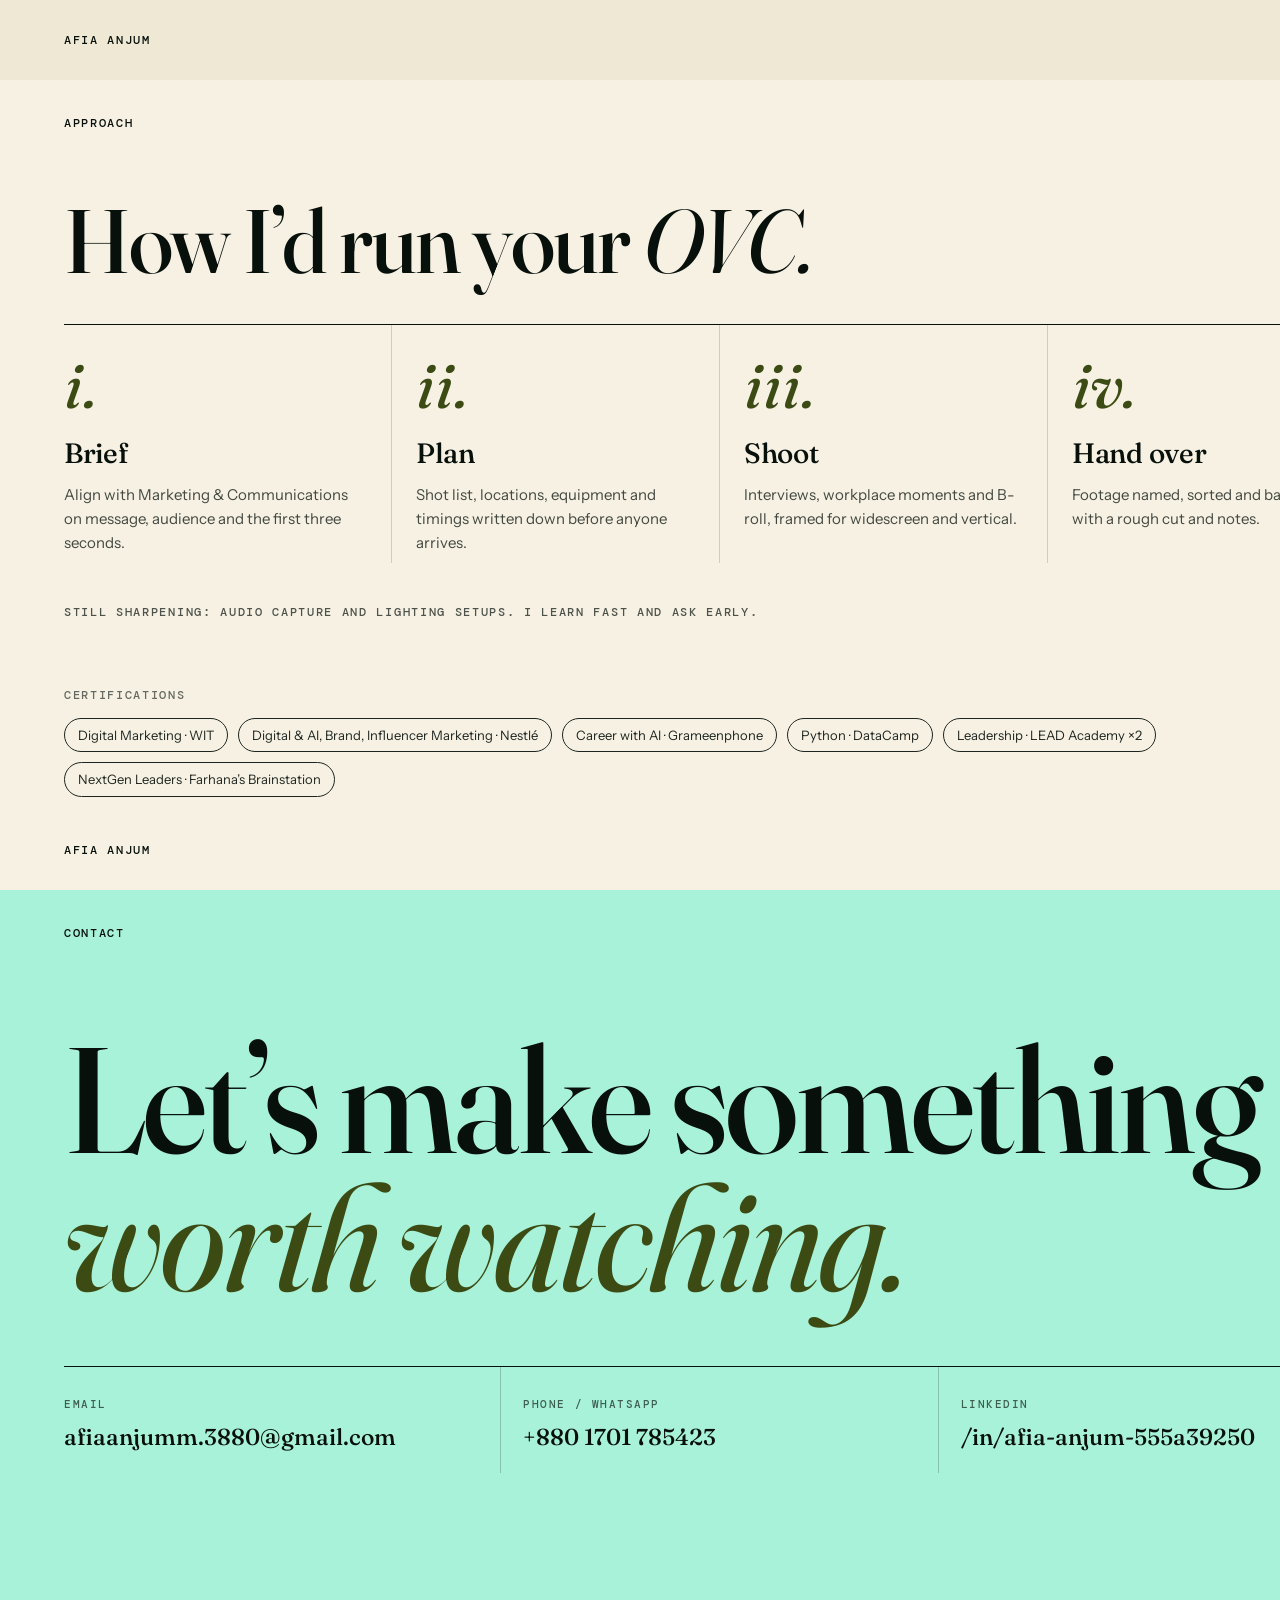
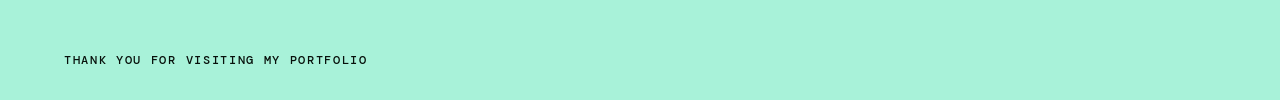
<file: deck.html>
<!doctype html>
<html lang="en">
<head>
<meta charset="utf-8">
<title>Afia Anjum — Marketing Portfolio (Deck)</title>
<link rel="stylesheet" href="assets/fonts.css">
<link rel="stylesheet" href="assets/masks.css">
<link rel="stylesheet" href="style.css">
<style>
@page{size:1440px 810px;margin:0}
html,body{background:#000}
body{overflow:visible}
.slide{width:1440px;height:810px;position:relative;overflow:hidden;page-break-after:always;break-after:page;padding:0}
.sl-top,.sl-bot{position:absolute;left:64px;right:64px;display:flex;justify-content:space-between;z-index:9}
.sl-top{top:34px}.sl-bot{bottom:30px}
.dk{background:var(--ink);color:var(--cream)}
.lt{background:var(--cream);color:var(--ink)}
.fr{background:var(--moss);color:var(--cream)}
.mn{background:var(--mint);color:var(--ink)}
.slide h2{font-size:92px}
.slide .pad{position:absolute;inset:92px 64px 70px}
.glow{position:absolute;inset:0;background:radial-gradient(60% 70% at 78% 60%,rgba(168,242,217,.17),transparent 62%)}
.mini-leaf{position:absolute;inset:0;background:#5d6e2a;opacity:.28;-webkit-mask:var(--leaf) center/cover;mask:var(--leaf) center/cover}
.lede2{font-size:20px;max-width:560px;color:rgba(238,232,212,.85)}
.cols{display:grid;gap:44px}
ul.ls{list-style:none}
ul.ls li{position:relative;padding:11px 0 11px 28px;border-top:1px solid rgba(238,232,212,.22);font-size:17px}
ul.ls li::before{content:"";position:absolute;left:0;top:19px;width:12px;height:12px;border-radius:50% 50% 50% 0;transform:rotate(-45deg);background:var(--mint)}
.phone2{border-radius:30px;padding:9px;background:#050a07;border:1px solid var(--line);box-shadow:0 30px 60px -24px #000}
.phone2 img{border-radius:22px;width:100%;height:100%;object-fit:cover}
</style>
</head>
<body>

<!-- 1 COVER -->
<section class="slide dk">
  <div class="glow"></div>
  <svg style="position:absolute;inset:auto 0 0 0;height:100%;opacity:.5" viewBox="0 0 1600 700" preserveAspectRatio="xMidYMax slice"><defs><linearGradient id="ag" x1="0" x2="0" y1="0" y2="1"><stop offset="0" stop-color="#A8F2D9" stop-opacity=".9"/><stop offset="1" stop-color="#A8F2D9" stop-opacity="0"/></linearGradient></defs><g fill="none" stroke="url(#ag)" stroke-width="1.2"><ellipse cx="1000" cy="760" rx="380" ry="440"/><ellipse cx="1000" cy="760" rx="540" ry="560"/><ellipse cx="1000" cy="760" rx="720" ry="680"/><ellipse cx="1000" cy="760" rx="920" ry="800"/><ellipse cx="1000" cy="760" rx="1160" ry="930"/></g></svg>
  <div class="sl-top mono"><span>Marketing Portfolio</span><span>2026</span></div>
  <div style="position:absolute;left:64px;top:160px">
    <h1 class="display" style="font-size:230px;margin:0 0 20px"><span style="display:block">Afia</span><span style="display:block;padding-left:.5em;color:var(--mint);font-style:italic;font-weight:400">Anjum</span></h1>
  </div>
  <div class="vf" style="position:absolute;right:130px;top:112px;width:430px">
    <div class="arch" style="aspect-ratio:4/5.15"><img src="assets/img/afia.jpg" alt=""></div><div class="vf-b"></div>
  </div>
  <div class="sl-bot mono"><span>BBA · Marketing · Minor in MIS · Brac University</span><span>Graduating Jan 2027</span></div>
</section>

<!-- 2 ABOUT -->
<section class="slide lt">
  <div class="sl-top mono"><span>About</span><span>2026</span></div>
  <div class="pad" style="display:grid;grid-template-columns:1.15fr 1fr;gap:70px">
    <div>
      <h2 class="display" style="margin:36px 0 34px;font-size:84px">Marketing brain,<br><em>viewfinder</em> eye.</h2>
      <p style="font-size:18px;margin-bottom:14px;max-width:600px">I’m a final-semester BBA student at Brac University, majoring in Marketing with a minor in MIS. I came to marketing through events and stayed for the moment an idea finally looks right on screen.</p>
      <p style="font-size:18px;margin-bottom:14px;max-width:600px">I’ve organised seminars that drew 300+ people, run a monthly content calendar as Creative Marketing Director, and spent a year as a Banglalink Aspire Ambassador turning campus activations into stories worth sharing.</p>
      <p style="font-size:18px;max-width:600px">I care about the parts of production people don’t see: the shot list, the angle, the tidy folder of footage a team can use.</p>
    </div>
    <div style="padding-top:40px">
      <div class="stats" style="margin-top:0;grid-template-columns:1fr 1fr">
        <div class="stat"><div class="n">500<sup>+</sup></div><p>students connected to Banglalink’s opportunities</p></div>
        <div class="stat" style="border-right:0"><div class="n">650<sup>+</sup></div><p>participants in EXCELERATE, a national Excel competition I initiated</p></div>
        <div class="stat" style="border-top:1px solid var(--line-d);margin-top:20px"><div class="n">300<sup>+</sup></div><p>average seminar attendance with bKash, Banglalink, PRAN &amp; more</p></div>
        <div class="stat" style="border-top:1px solid var(--line-d);margin-top:20px;border-right:0"><div class="n">340<sup>+</sup></div><p>TEDxBRACU participants, with industry outreach</p></div>
      </div>
    </div>
  </div>
  <div class="sl-bot mono"><span>Afia Anjum</span><span>02</span></div>
</section>

<!-- 3 TOOLKIT -->
<section class="slide dk">
  <div class="sl-top mono"><span>Tools</span><span>2026</span></div>
  <div class="pad">
    <h2 class="display" style="margin:30px 0 36px">The <em>toolkit.</em></h2>
    <div class="bento" style="grid-template-columns:repeat(6,1fr)">
      <div class="bx a" style="grid-column:span 2"><div><span class="mono">Capture</span><h3>Smartphone &amp; DSLR</h3><p>Event photos, vertical video and B-roll.</p></div></div>
      <div class="bx b" style="grid-column:span 2"><div><span class="mono" style="color:var(--mint)">Edit &amp; design</span><h3>CapCut · Canva</h3><p>Short-form edits and on-brand graphics.</p></div></div>
      <div class="bx c" style="grid-column:span 2"><div><span class="mono" style="color:var(--mint)">Plan</span><h3>Content planning</h3><p>Calendars, approvals, shot lists, timelines.</p></div></div>
      <div class="bx d" style="grid-column:span 3;min-height:190px"><div><span class="mono">Analyse &amp; present</span><h3>Excel · PowerPoint · Python</h3><p>Reporting, decks and basic Python (DataCamp).</p></div></div>
      <div class="bx e" style="grid-column:span 3;min-height:190px"><div><span class="mono" style="color:var(--mint)">People</span><h3>PR &amp; outreach</h3><p>Partnerships, speakers, stakeholder communication.</p></div></div>
    </div>
  </div>
  <div class="sl-bot mono"><span>Afia Anjum</span><span>03</span></div>
</section>

<!-- 4 REEL -->
<section class="slide dk" style="background:var(--ink2)">
  <div class="sl-top mono"><span>Video &amp; event content</span><span>2026</span></div>
  <div class="pad" style="display:grid;grid-template-columns:1.1fr 1fr 1fr;gap:40px">
    <div>
      <h2 class="display" style="margin:30px 0 24px;font-size:96px">The <em>reel.</em></h2>
      <p class="lede2">Two vertical edits from my Banglalink Aspire year: a story reel for recruitment and event coverage from Campus2Corporate (BRACU × Banglalink).</p>
      <ul class="ls" style="margin-top:26px">
        <li>Built 9:16 for Stories, Reels and LinkedIn</li>
        <li>Event, stage and group coverage</li>
        <li>Shot on phone · cut in CapCut</li>
      </ul>
      <p class="mono" style="margin-top:26px;color:var(--mint)">Watch in motion → web portfolio</p>
    </div>
    <div class="vf" style="align-self:center"><div class="phone2" style="aspect-ratio:464/740"><img src="assets/img/poster-aspire.jpg" alt=""></div><div class="vf-b"></div><p class="mono" style="margin-top:16px;color:var(--mint)">Reel 01 · Aspire story reel</p></div>
    <div class="vf" style="align-self:center"><div class="phone2" style="aspect-ratio:364/650"><img src="assets/img/still-c2c2.jpg" alt=""></div><div class="vf-b"></div><p class="mono" style="margin-top:16px;color:var(--mint)">Reel 02 · Campus2Corporate</p></div>
  </div>
  <div class="sl-bot mono"><span>Afia Anjum</span><span>04</span></div>
</section>

<!-- 5 PROJECT 1 -->
<section class="slide fr">
  <div class="mini-leaf"></div>
  <div class="sl-top mono"><span>Project 01 · Brand identity</span><span>2026</span></div>
  <div class="pad" style="display:grid;grid-template-columns:.85fr 1.15fr;gap:54px;align-items:center">
    <div>
      <div class="display" style="font-size:150px;line-height:.8">01</div>
      <h3 class="display" style="font-size:52px;margin:16px 0 18px;line-height:1.02">Dropure: a family recipe becomes a <em>brand.</em></h3>
      <p style="font-size:17px;opacity:.9;margin-bottom:12px">A real small business with a traditional hair-oil recipe of 20+ natural ingredients, and no brand yet.</p>
      <ul class="ls" style="font-size:15px">
        <li style="font-size:15px">Set the visual direction: natural, traditional, never dated</li>
        <li style="font-size:15px">Chose the palette: forest green and warm cream</li>
        <li style="font-size:15px">Explored typography and packaging concepts</li>
      </ul>
    </div>
    <div class="boards" style="gap:14px">
      <div class="board b1" style="min-height:330px"><div class="band"><i></i></div><div class="lockw" style="padding-top:190px"><div class="logo"><div class="drp"></div><div class="wm">Dropure</div><div class="tg">Every drop, a touch of nature’s grace</div></div></div></div>
      <div class="board"><div class="swatches">
        <div class="sw" style="background:#3C4B14;color:#EEE8D4;aspect-ratio:1/.7"><b>Forest</b>#3C4B14</div>
        <div class="sw" style="background:#353E1F;color:#EEE8D4;aspect-ratio:1/.7"><b>Moss</b>#353E1F</div>
        <div class="sw" style="background:#80826A;color:#07100B;aspect-ratio:1/.7"><b>Sage</b>#80826A</div>
        <div class="sw" style="background:#E9E2C6;color:#3C4B14;aspect-ratio:1/.7"><b>Cream</b>#E9E2C6</div>
        <div class="sw" style="background:#D29A36;color:#07100B;aspect-ratio:1/.7"><b>Oil gold</b>#D29A36</div>
      </div></div>
    </div>
  </div>
  <div class="sl-bot mono"><span>Afia Anjum</span><span>05</span></div>
</section>

<!-- 6 PROJECT 1 packaging -->
<section class="slide fr">
  <div class="mini-leaf"></div>
  <div class="sl-top mono"><span>Project 01 · Packaging</span><span>2026</span></div>
  <div class="pad" style="display:grid;grid-template-columns:1.25fr .75fr;gap:40px">
    <div class="board scene" style="min-height:0;height:100%"><div class="pat"></div><span class="mono cap">Packaging concept · bottle + carton</span>
      <div class="boxw"><div class="bf"><div class="pt"></div><div class="bw"><div class="w">Dropure</div><div class="t">Every drop, a touch of nature’s grace</div><div class="o">Organic Hair Oil</div><div class="o">20+ botanicals</div></div></div><div class="br"><span>Dropure</span></div><div class="bt"></div></div>
      <div class="bottle"><div class="bulb"></div><div class="collar"></div><div class="neck"></div><div class="glass"><div class="lab"><div class="lp"><i></i></div><div class="w">Dropure</div><div class="t">Every drop, a touch of nature’s grace</div><div class="o">Organic Hair Oil</div><div class="o">20+ botanicals</div></div></div></div>
    </div>
    <div style="display:flex;flex-direction:column;gap:14px">
      <div class="board type-row" style="grid-template-columns:1fr"><div style="padding:22px 26px"><small>Wordmark &amp; script</small><div class="big" style="font-size:58px">Dropure</div><div class="scr" style="font-size:28px">Ingredients · How to use</div></div></div>
      <div class="refs" style="grid-template-columns:repeat(3,1fr);gap:10px">
        <figure><img src="assets/img/board-v1.jpg" alt=""><figcaption class="mono">Early board</figcaption></figure>
        <figure><img src="assets/img/ref-aiya.jpg" alt=""><figcaption class="mono">Reference</figcaption></figure>
        <figure><img src="assets/img/ref-nuaim.jpg" alt=""><figcaption class="mono">Reference</figcaption></figure>
      </div>
      <p style="font-size:14px;opacity:.8">One leaf-pattern system carried across bottle, label and carton so the product reads botanical at a glance.</p>
    </div>
  </div>
  <div class="sl-bot mono"><span>Afia Anjum</span><span>06</span></div>
</section>

<!-- 7 PROJECT 2 -->
<section class="slide dig" style="background:#050506;color:#fff">
  <div class="sl-top mono"><span>Project 02 · Branding &amp; communication</span><span>2026</span></div>
  <div class="pad" style="display:grid;grid-template-columns:.9fr 1.1fr;gap:54px;align-items:center">
    <div>
      <div class="display" style="font-size:150px;line-height:.8">02</div>
      <h3 class="display" style="font-size:50px;margin:16px 0 18px;line-height:1.02">Digiteracy: making tech feel <em>easy</em> for young learners.</h3>
      <p style="font-size:16px;opacity:.88;margin-bottom:10px">An initiative under Najmul Hasan (Associate Professor, Brac University) to build digital literacy among school students in Bangladesh.</p>
      <ul class="ls" style="font-size:15px">
        <li style="font-size:15px">Led the branding: how the platform looks, sounds and introduces itself</li>
        <li style="font-size:15px">Made its purpose clear, simple and engaging for students</li>
        <li style="font-size:15px">Contributed to early teaching materials</li>
      </ul>
      <span class="status">In development · not yet launched</span>
    </div>
    <div>
      <div class="board dg-logo" style="aspect-ratio:2.6/1"><div class="grid"></div><i></i></div>
      <div class="dg-pal" style="margin-top:12px">
        <div style="background:#0B0B10;border:1px solid rgba(255,255,255,.14);aspect-ratio:1/.8"><b>Midnight</b>#0B0B10</div>
        <div style="background:#FFF;color:#0B0B10;aspect-ratio:1/.8"><b>Paper</b>#FFFFFF</div>
        <div style="background:#A8F2D9;color:#0B0B10;aspect-ratio:1/.8"><b>Mint</b>#A8F2D9</div>
        <div style="background:#FFD84D;color:#0B0B10;aspect-ratio:1/.8"><b>Sun</b>#FFD84D</div>
        <div style="background:#FF6B5A;color:#0B0B10;aspect-ratio:1/.8"><b>Coral</b>#FF6B5A</div>
      </div>
      <div class="dg-mocks" style="margin-top:12px">
        <div class="card-m" style="background:#A8F2D9;color:#0B0B10;min-height:200px"><div class="lg"></div><div><span class="step">Lesson 01</span><h5 style="font-size:28px">What is the <em>internet?</em></h5></div><div class="blob" style="background:#FFD84D;width:100px;height:100px"></div></div>
        <div class="card-m" style="background:#FF6B5A;color:#0B0B10;min-height:200px"><div class="lg"></div><div><span class="step">Quick tip</span><h5 style="font-size:28px">Think before you <em>click.</em></h5></div><div class="blob" style="background:#0B0B10;width:100px;height:100px"></div></div>
      </div>
      <p class="disclaimer" style="margin-top:8px">Colours and sample cards are illustrative concepts; the platform has not launched.</p>
    </div>
  </div>
  <div class="sl-bot mono"><span>Afia Anjum</span><span>07</span></div>
</section>

<!-- 8 EXPERIENCE -->
<section class="slide lt">
  <div class="sl-top mono"><span>Experience</span><span>2026</span></div>
  <div class="pad">
    <h2 class="display" style="margin:10px 0 12px;font-size:72px">Where I’ve <em>shown up.</em></h2>
    <div>
      <div class="exp-row" style="grid-template-columns:190px 1fr 1.5fr;padding:14px 0"><div class="d">08/25 — 08/26</div><h3 style="font-size:22px">Aspire Ambassador<small style="font-size:13px">Banglalink Digital</small></h3><p style="font-size:14px">On-campus campaigns and digital outreach that connected 500+ students; a 3-university event; 1,200+ online reach.</p></div>
      <div class="exp-row" style="grid-template-columns:190px 1fr 1.5fr;padding:14px 0"><div class="d">10/25 — 02/26</div><h3 style="font-size:22px">VP, Finance &amp; Accounting Club<small style="font-size:13px">Brac University</small></h3><p style="font-size:14px">Seminars of 300+ with bKash, Shanta, PRAN &amp; Bangladesh Bank; launched EXCELERATE (650+ participants).</p></div>
      <div class="exp-row" style="grid-template-columns:190px 1fr 1.5fr;padding:14px 0"><div class="d">08/25 — 11/25</div><h3 style="font-size:22px">Creative Marketing Director<small style="font-size:13px">Little Drop Media</small></h3><p style="font-size:14px">Content workflows, monthly calendars, scheduling and creative approvals.</p></div>
      <div class="exp-row" style="grid-template-columns:190px 1fr 1.5fr;padding:14px 0"><div class="d">11/24 — 03/25</div><h3 style="font-size:22px">Marketing &amp; PR Intern<small style="font-size:13px">YSSE &amp; LEAD Academy</small></h3><p style="font-size:14px">PR, marketing and outreach strategy for campaigns and programmes.</p></div>
      <div class="exp-row" style="grid-template-columns:190px 1fr 1.5fr;padding:14px 0"><div class="d">09/24 — 05/25</div><h3 style="font-size:22px">Assistant Executive<small style="font-size:13px">Maroon Inc.</small></h3><p style="font-size:14px">Branding and PR support for client campaigns and communications.</p></div>
      <div class="exp-row" style="grid-template-columns:190px 1fr 1.5fr;padding:14px 0"><div class="d">03/24 — 05/25</div><h3 style="font-size:22px">Senior Executive<small style="font-size:13px">Brac University Business Club (BIZBEE)</small></h3><p style="font-size:14px">Event schedules, logistics and sponsorship pitches that built long-term company partnerships.</p></div>
      <div class="exp-row last" style="grid-template-columns:190px 1fr 1.5fr;padding:14px 0"><div class="d">10/22 — 05/25</div><h3 style="font-size:22px">Senior Manager<small style="font-size:13px">IABC · TEDxBRACU</small></h3><p style="font-size:14px">Outreach to industry leaders across business, art, agriculture and sports for 340+ participants.</p></div>
    </div>
  </div>
  <div class="sl-bot mono"><span>Afia Anjum</span><span>08</span></div>
</section>

<!-- 9 APPROACH -->
<section class="slide lt" style="background:var(--paper)">
  <div class="sl-top mono"><span>Approach</span><span>2026</span></div>
  <div class="pad">
    <h2 class="display" style="margin:26px 0 40px;font-size:90px">How I’d run your <em>OVC.</em></h2>
    <div class="steps">
      <div class="stp"><div class="i">i.</div><h3>Brief</h3><p>Align with Marketing &amp; Communications on message, audience and the first three seconds.</p></div>
      <div class="stp"><div class="i">ii.</div><h3>Plan</h3><p>Shot list, locations, equipment and timings written down before anyone arrives.</p></div>
      <div class="stp"><div class="i">iii.</div><h3>Shoot</h3><p>Interviews, workplace moments and B-roll, framed for widescreen and vertical.</p></div>
      <div class="stp"><div class="i">iv.</div><h3>Hand over</h3><p>Footage named, sorted and backed up, with a rough cut and notes.</p></div>
    </div>
    <p class="mono" style="margin-top:40px;opacity:.7">Still sharpening: audio capture and lighting setups. I learn fast and ask early.</p>
    <div class="mono" style="margin-top:64px;opacity:.6">Certifications</div>
    <div class="chips" style="margin-top:12px;gap:10px"><span class="chip">Digital Marketing · WIT</span><span class="chip">Digital &amp; AI, Brand, Influencer Marketing · Nestlé</span><span class="chip">Career with AI · Grameenphone</span><span class="chip">Python · DataCamp</span><span class="chip">Leadership · LEAD Academy ×2</span><span class="chip">NextGen Leaders · Farhana’s Brainstation</span></div>
  </div>
  <div class="sl-bot mono"><span>Afia Anjum</span><span>09</span></div>
</section>

<!-- 10 THANK YOU -->
<section class="slide mn">
  <div class="sl-top mono"><span>Contact</span><span>2026</span></div>
  <div style="position:absolute;left:64px;right:64px;top:140px">
    <h2 class="display" style="font-size:150px;line-height:.92">Let’s make something <em style="color:var(--forest)">worth watching.</em></h2>
    <div class="c-links" style="margin-top:60px">
      <a><small>Email</small><b style="font-size:23px">afiaanjumm.3880@gmail.com</b></a>
      <a><small>Phone / WhatsApp</small><b style="font-size:23px">+880 1701 785423</b></a>
      <a><small>LinkedIn</small><b style="font-size:23px">/in/afia-anjum-555a39250</b></a>
    </div>
  </div>
  <div class="sl-bot mono"><span>Thank you for visiting my portfolio</span><span>10</span></div>
</section>

</body>
</html>
</file>
<file: assets/fonts.css>
@font-face {
  font-family: 'Fraunces';
  font-style: italic;
  font-weight: 300 800;
  font-display: swap;
  src: url(fonts/Fraunces-italic.woff2) format('woff2');
  unicode-range: U+0000-00FF, U+0131, U+0152-0153, U+02BB-02BC, U+02C6, U+02DA, U+02DC, U+0304, U+0308, U+0329, U+2000-206F, U+20AC, U+2122, U+2191, U+2193, U+2212, U+2215, U+FEFF, U+FFFD;
}
@font-face {
  font-family: 'Fraunces';
  font-style: normal;
  font-weight: 300 800;
  font-display: swap;
  src: url(fonts/Fraunces-normal.woff2) format('woff2');
  unicode-range: U+0000-00FF, U+0131, U+0152-0153, U+02BB-02BC, U+02C6, U+02DA, U+02DC, U+0304, U+0308, U+0329, U+2000-206F, U+20AC, U+2122, U+2191, U+2193, U+2212, U+2215, U+FEFF, U+FFFD;
}
@font-face {
  font-family: 'Instrument Sans';
  font-style: normal;
  font-weight: 400 700;
  font-stretch: 100%;
  font-display: swap;
  src: url(fonts/InstrumentSans-normal.woff2) format('woff2');
  unicode-range: U+0000-00FF, U+0131, U+0152-0153, U+02BB-02BC, U+02C6, U+02DA, U+02DC, U+0304, U+0308, U+0329, U+2000-206F, U+20AC, U+2122, U+2191, U+2193, U+2212, U+2215, U+FEFF, U+FFFD;
}
@font-face {
  font-family: 'DM Mono';
  font-style: normal;
  font-weight: 400;
  font-display: swap;
  src: url(fonts/DMMono-normal.woff2) format('woff2');
  unicode-range: U+0000-00FF, U+0131, U+0152-0153, U+02BB-02BC, U+02C6, U+02DA, U+02DC, U+0304, U+0308, U+0329, U+2000-206F, U+20AC, U+2122, U+2191, U+2193, U+2212, U+2215, U+FEFF, U+FFFD;
}
@font-face {
  font-family: 'DM Mono';
  font-style: normal;
  font-weight: 500;
  font-display: swap;
  src: url(fonts/DMMono-normal.woff2) format('woff2');
  unicode-range: U+0000-00FF, U+0131, U+0152-0153, U+02BB-02BC, U+02C6, U+02DA, U+02DC, U+0304, U+0308, U+0329, U+2000-206F, U+20AC, U+2122, U+2191, U+2193, U+2212, U+2215, U+FEFF, U+FFFD;
}
@font-face {
  font-family: 'Caprasimo';
  font-style: normal;
  font-weight: 400;
  font-display: swap;
  src: url(fonts/Caprasimo-normal.woff2) format('woff2');
  unicode-range: U+0000-00FF, U+0131, U+0152-0153, U+02BB-02BC, U+02C6, U+02DA, U+02DC, U+0304, U+0308, U+0329, U+2000-206F, U+20AC, U+2122, U+2191, U+2193, U+2212, U+2215, U+FEFF, U+FFFD;
}
@font-face {
  font-family: 'Yellowtail';
  font-style: normal;
  font-weight: 400;
  font-display: swap;
  src: url(fonts/Yellowtail-normal.woff2) format('woff2');
  unicode-range: U+0000-00FF, U+0131, U+0152-0153, U+02BB-02BC, U+02C6, U+02DA, U+02DC, U+0304, U+0308, U+0329, U+2000-206F, U+20AC, U+2122, U+2191, U+2193, U+2212, U+2215, U+FEFF, U+FFFD;
}
</file>
<file: assets/masks.css>
:root{--leaf:url([data-uri]);--dig:url([data-uri])}
</file>
<file: style.css>
/* Afia Anjum — Marketing Portfolio · shared design system (site + deck) */
:root{
  --ink:#07100B; --ink2:#0D1810; --ink3:#14231A;
  --forest:#3C4B14; --moss:#353E1F; --cream:#EEE8D4; --paper:#F6F1E3; --sage:#80826A;
  --mint:#A8F2D9; --clay:#C28A5B; --line:rgba(238,232,212,.16); --line-d:rgba(7,16,11,.16);
  --f-display:'Fraunces',Georgia,serif; --f-body:'Instrument Sans',system-ui,sans-serif; --f-mono:'DM Mono',ui-monospace,monospace;
  --f-brand:'Caprasimo','Fraunces',serif; --f-script:'Yellowtail',cursive;
  --pad:clamp(20px,5vw,72px);
}
*{box-sizing:border-box;margin:0;padding:0}
html{scroll-behavior:smooth;-webkit-text-size-adjust:100%}
body{background:var(--ink);color:var(--cream);font-family:var(--f-body);font-size:17px;line-height:1.6;overflow-x:hidden}
img,video{display:block;max-width:100%}
a{color:inherit;text-decoration:none}
::selection{background:var(--mint);color:var(--ink)}

.mono{font-family:var(--f-mono);font-size:12px;letter-spacing:.14em;text-transform:uppercase}
.display{font-family:var(--f-display);font-weight:500;letter-spacing:-.02em;line-height:.95;font-variation-settings:"opsz" 144}
.display em{font-style:italic;font-weight:400}
.wrap{max-width:1280px;margin:0 auto;padding:0 var(--pad)}
.tag{display:inline-flex;align-items:center;gap:8px;border:1px solid currentColor;border-radius:99px;padding:6px 14px;font-family:var(--f-mono);font-size:11px;letter-spacing:.12em;text-transform:uppercase;opacity:.9}
.dot{width:8px;height:8px;border-radius:50%;background:#ff4d3d;box-shadow:0 0 0 0 rgba(255,77,61,.6);animation:rec 1.6s infinite}
@keyframes rec{70%{box-shadow:0 0 0 9px rgba(255,77,61,0)}100%{box-shadow:0 0 0 0 rgba(255,77,61,0)}}

/* viewfinder corners */
.vf{position:relative}
.vf::before,.vf::after,.vf>.vf-b::before,.vf>.vf-b::after{content:"";position:absolute;width:26px;height:26px;border:2px solid var(--mint);pointer-events:none;z-index:5}
.vf::before{top:-10px;left:-10px;border-right:0;border-bottom:0}
.vf::after{top:-10px;right:-10px;border-left:0;border-bottom:0}
.vf>.vf-b::before{bottom:-10px;left:-10px;border-right:0;border-top:0}
.vf>.vf-b::after{bottom:-10px;right:-10px;border-left:0;border-top:0}

/* nav */
.nav{position:fixed;top:18px;left:50%;transform:translateX(-50%);z-index:50;display:flex;align-items:center;gap:6px;padding:7px 8px 7px 16px;border-radius:99px;background:rgba(13,24,16,.72);backdrop-filter:blur(14px);-webkit-backdrop-filter:blur(14px);border:1px solid var(--line)}
.nav .mark{font-family:var(--f-display);font-weight:600;font-size:20px;letter-spacing:-.03em;margin-right:10px}
.nav .mark i{color:var(--mint)}
.nav a.l{font-size:14px;padding:8px 14px;border-radius:99px;opacity:.78;transition:.2s}
.nav a.l:hover{opacity:1;background:rgba(238,232,212,.08)}
.nav a.cta{font-size:14px;font-weight:600;padding:9px 18px;border-radius:99px;background:var(--mint);color:var(--ink);margin-left:6px}

/* HERO */
.hero{position:relative;min-height:100svh;padding:130px 0 0;display:flex;flex-direction:column;justify-content:space-between;overflow:hidden;background:radial-gradient(70% 60% at 72% 62%,rgba(168,242,217,.17),transparent 62%),var(--ink)}
.arcs{position:absolute;inset:auto 0 -2px 0;height:78%;pointer-events:none;opacity:.55}
.hero-grid{position:relative;z-index:2;display:grid;grid-template-columns:1.25fr .85fr;gap:40px;align-items:center;flex:1}
.hero h1{font-size:clamp(76px,13.2vw,208px);margin:18px 0 26px}
.hero h1 span{display:block}
.hero h1 .l2{padding-left:.55em;color:var(--mint);font-style:italic;font-weight:400}
.hero .lede{max-width:520px;font-size:clamp(17px,1.7vw,21px);color:rgba(238,232,212,.82)}
.hero .meta{display:flex;flex-wrap:wrap;gap:10px;margin-top:26px}
.btns{display:flex;gap:12px;margin-top:34px;flex-wrap:wrap}
.btn{display:inline-flex;align-items:center;gap:10px;padding:14px 24px;border-radius:99px;font-weight:600;font-size:15px;transition:.25s}
.btn.p{background:var(--mint);color:var(--ink)}
.btn.p:hover{transform:translateY(-2px);box-shadow:0 10px 30px -8px rgba(168,242,217,.6)}
.btn.g{border:1px solid var(--line);color:var(--cream)}
.btn.g:hover{background:rgba(238,232,212,.08)}
.portrait-wrap{position:relative;justify-self:center;width:min(100%,430px)}
.arch{width:100%;aspect-ratio:4/5.3;border-radius:999px 999px 28px 28px;overflow:hidden;background:var(--clay);position:relative;box-shadow:0 40px 90px -30px rgba(0,0,0,.8),0 0 0 1px rgba(168,242,217,.35),0 0 80px -10px rgba(168,242,217,.25)}
.arch img{width:100%;height:100%;object-fit:cover;object-position:50% 12%;transform:scale(1.04)}
.rec{position:absolute;top:22px;left:50%;transform:translateX(-50%);z-index:6;display:flex;gap:8px;align-items:center;background:rgba(7,16,11,.6);backdrop-filter:blur(6px);padding:6px 12px;border-radius:99px;color:var(--cream)}
.sticker{position:absolute;right:-34px;bottom:48px;width:132px;height:132px;z-index:7;animation:spin 22s linear infinite}
.sticker .core{position:absolute;inset:34px;border-radius:50%;background:var(--mint);display:grid;place-items:center;color:var(--ink);font-family:var(--f-display);font-size:26px;font-weight:600}
@keyframes spin{to{transform:rotate(360deg)}}
.sticker svg{width:100%;height:100%;animation:spin 22s linear infinite reverse}
.sticker{animation:none}
.sticker svg{animation:spin 22s linear infinite}
.marquee{position:relative;z-index:3;border-top:1px solid var(--line);border-bottom:1px solid var(--line);overflow:hidden;white-space:nowrap;margin-top:56px;background:rgba(7,16,11,.5)}
.marquee div{display:inline-block;padding:16px 0;animation:mq 38s linear infinite}
.marquee span{font-family:var(--f-display);font-style:italic;font-size:26px;margin:0 26px;opacity:.9}
.marquee b{color:var(--mint);font-weight:400}
@keyframes mq{to{transform:translateX(-50%)}}

/* sections */
section{position:relative}
.sec{padding:clamp(80px,11vw,150px) 0}
.sec-head{display:flex;justify-content:space-between;align-items:flex-end;gap:20px;margin-bottom:clamp(36px,5vw,64px);flex-wrap:wrap}
.sec-head .no{opacity:.7}
.sec h2{font-size:clamp(46px,7.2vw,112px)}
.light{background:var(--cream);color:var(--ink)}
.light .tag{color:var(--ink)}

/* about */
.about-grid{display:grid;grid-template-columns:1.1fr .9fr;gap:clamp(30px,5vw,80px)}
.about p{font-size:clamp(17px,1.5vw,20px);margin-bottom:1.1em;color:rgba(7,16,11,.82);max-width:62ch}
.about .quote{font-family:var(--f-display);font-size:clamp(26px,3vw,40px);line-height:1.15;font-weight:400;letter-spacing:-.015em;margin-bottom:34px;max-width:20ch}
.about .quote em{color:var(--forest)}
.facts{border-top:1px solid var(--line-d)}
.facts div{display:grid;grid-template-columns:130px 1fr;gap:14px;padding:16px 0;border-bottom:1px solid var(--line-d)}
.facts dt{font-family:var(--f-mono);font-size:11px;letter-spacing:.14em;text-transform:uppercase;opacity:.6;padding-top:4px}
.facts dd{font-size:17px}
.stats{display:grid;grid-template-columns:repeat(4,1fr);gap:0;margin-top:clamp(50px,7vw,90px);border-top:1px solid var(--ink)}
.stat{padding:26px 22px 8px 0;border-right:1px solid var(--line-d)}
.stat+.stat{padding-left:22px}
.stat:last-child{border-right:0}
.stat .n{font-family:var(--f-display);font-size:clamp(54px,6.4vw,100px);font-weight:500;letter-spacing:-.04em;line-height:1;color:var(--forest)}
.stat .n sup{font-size:.45em;vertical-align:top;margin-left:2px;color:var(--ink)}
.stat p{font-size:14px;line-height:1.4;margin-top:10px;color:rgba(7,16,11,.7)}

/* reel */
.reel{background:var(--ink2);overflow:hidden}
.reel::before{content:"";position:absolute;width:900px;height:900px;left:-300px;top:-200px;background:radial-gradient(closest-side,rgba(168,242,217,.12),transparent);pointer-events:none}
.reel-grid{display:grid;grid-template-columns:repeat(2,minmax(0,1fr)) 1.1fr;gap:clamp(24px,3.4vw,54px);align-items:start}
.clip .phone{position:relative;border-radius:34px;padding:10px;background:#050a07;border:1px solid var(--line);box-shadow:0 40px 80px -30px #000}
.clip video{width:100%;border-radius:26px;background:#000;aspect-ratio:auto}
.clip .cap{margin-top:22px}
.clip .cap h3{font-family:var(--f-display);font-size:26px;font-weight:500;line-height:1.1;letter-spacing:-.01em;margin:10px 0 8px}
.clip .cap p{font-size:15px;opacity:.74}
.clip .badge{position:absolute;top:22px;left:22px;z-index:4;background:rgba(7,16,11,.7);backdrop-filter:blur(6px);padding:5px 10px;border-radius:99px;font-size:10px}
.clip:nth-child(2){margin-top:60px}
.brief{border:1px solid var(--line);border-radius:28px;padding:30px 28px;background:linear-gradient(180deg,rgba(168,242,217,.06),transparent)}
.brief h3{font-family:var(--f-display);font-weight:500;font-size:30px;line-height:1.05;margin:10px 0 22px}
.brief li{list-style:none;display:grid;grid-template-columns:1fr;gap:3px;padding:14px 0;border-top:1px solid var(--line)}
.brief li small{font-family:var(--f-mono);font-size:10.5px;letter-spacing:.12em;text-transform:uppercase;color:var(--mint);opacity:.9}
.brief li span{font-size:15px;opacity:.9}
.brief .note{margin-top:14px;font-size:13px;opacity:.6;font-style:italic}

/* work */
.proj{position:relative;overflow:hidden}
.proj .leaf{position:absolute;inset:0;background:var(--lc,#3C4B14);opacity:var(--lo,.35);-webkit-mask:var(--leaf) center top/cover repeat-y;mask:var(--leaf) center top/cover repeat-y;pointer-events:none}
.p-head{position:relative;display:grid;grid-template-columns:auto 1fr;gap:30px;align-items:end;margin-bottom:48px}
.p-head .num{font-family:var(--f-display);font-size:clamp(90px,14vw,220px);line-height:.8;font-weight:500;letter-spacing:-.05em}
.p-head h3{font-family:var(--f-display);font-size:clamp(34px,4.6vw,66px);font-weight:500;line-height:1;letter-spacing:-.02em}
.p-head h3 em{font-weight:400}
.p-body{position:relative;display:grid;grid-template-columns:.8fr 1.2fr;gap:clamp(30px,5vw,80px)}
.p-copy p{margin-bottom:1em;max-width:54ch}
.p-copy h4{font-family:var(--f-mono);font-size:12px;letter-spacing:.14em;text-transform:uppercase;margin:30px 0 12px;opacity:.7;font-weight:500}
.p-copy ul{list-style:none}
.p-copy li{position:relative;padding:11px 0 11px 28px;border-top:1px solid currentColor;border-color:rgba(238,232,212,.2);font-size:16px}
.p-copy li::before{content:"";position:absolute;left:0;top:19px;width:12px;height:12px;border-radius:50% 50% 50% 0;transform:rotate(-45deg);background:var(--mint)}
.role-row{display:flex;flex-wrap:wrap;gap:8px;margin:20px 0 6px}

.drop{background:var(--moss);color:var(--cream);--lc:#5d6e2a;--lo:.28}
.boards{display:grid;gap:22px}
.board{border-radius:26px;overflow:hidden;position:relative}
/* brand board */
.b1{background:var(--cream);color:var(--forest);min-height:400px;position:relative}
.b1 .band{position:absolute;left:0;right:0;top:0;height:50%;background:var(--forest)}
.b1 .band i{position:absolute;inset:0;background:var(--cream);-webkit-mask:var(--leaf) center/cover;mask:var(--leaf) center/cover}
.b1 .lockw{position:relative;padding:calc(50% * .42) 20px 34px;display:grid;place-items:center;margin-top:0;padding-top:clamp(190px,24vw,240px)}
.b1 .lockw::before{content:"";position:absolute;left:50%;top:-1px;width:1px}
.logo{display:inline-flex;flex-direction:column;align-items:center;gap:2px}
.logo .wm{font-family:var(--f-brand);font-size:clamp(40px,5.2vw,74px);line-height:1;letter-spacing:-.01em;color:var(--forest)}
.logo .wm::after{content:"";}
.logo .tg{font-family:var(--f-display);font-size:13px;font-style:italic;color:var(--moss);opacity:.85}
.drp{width:24px;height:24px;border-radius:50% 0 50% 50%;background:var(--forest);position:relative;margin:6px 0 10px;transform:rotate(-45deg)}
.drp::after{content:"";position:absolute;left:6px;top:6px;width:6px;height:10px;border-radius:50%;background:var(--cream);transform:rotate(45deg);opacity:.9}
.swatches{display:grid;grid-template-columns:repeat(5,1fr);gap:0}
.sw{aspect-ratio:1/1.15;padding:14px;display:flex;flex-direction:column;justify-content:flex-end;font-family:var(--f-mono);font-size:10.5px;letter-spacing:.08em;text-transform:uppercase}
.sw b{display:block;font-family:var(--f-display);font-size:19px;letter-spacing:0;text-transform:none;font-weight:500}
.type-row{display:grid;grid-template-columns:1.1fr 1fr;background:var(--paper);color:var(--forest)}
.type-row>div{padding:30px 30px}
.type-row .big{font-family:var(--f-brand);font-size:clamp(44px,6vw,86px);line-height:.95}
.type-row .scr{font-family:var(--f-script);font-size:clamp(24px,2.6vw,36px);line-height:1.05;margin-top:6px}
.type-row small{display:block;font-family:var(--f-mono);font-size:10.5px;letter-spacing:.12em;text-transform:uppercase;opacity:.65;margin-bottom:10px;color:var(--moss)}
.type-row .sub{font-family:var(--f-display);font-size:20px;line-height:1.3;color:var(--moss)}
/* packaging scene */
.scene{min-height:440px;background:radial-gradient(60% 70% at 50% 40%,#e9e2c8 0%,#d3c9a5 70%,#bdb28a 100%);display:flex;align-items:flex-end;justify-content:center;gap:clamp(26px,6vw,80px);padding:60px 20px 44px;position:relative;perspective:1100px}
.scene::before{content:"";position:absolute;left:0;right:0;bottom:0;height:80px;background:linear-gradient(0deg,rgba(60,75,20,.22),transparent)}
.scene .pat{position:absolute;inset:0;background:var(--forest);opacity:.08;-webkit-mask:var(--leaf) center/cover;mask:var(--leaf) center/cover}
.scene .cap{position:absolute;left:22px;top:20px;color:var(--moss);font-size:11px}
.bottle{position:relative;width:132px;display:flex;flex-direction:column;align-items:center;filter:drop-shadow(0 26px 22px rgba(30,30,10,.35))}
.bulb{width:46px;height:74px;border-radius:24px 24px 6px 6px;background:linear-gradient(90deg,#10190a,#33401b 35%,#10190a);position:relative;margin-bottom:-4px}
.bulb::after{content:"";position:absolute;left:9px;top:8px;width:6px;height:46px;border-radius:6px;background:rgba(255,255,255,.2)}
.collar{width:70px;height:30px;border-radius:6px;background:linear-gradient(90deg,#2b3512,#58692a 30%,#2b3512 60%,#1e260c);position:relative;z-index:2}
.collar::before{content:"";position:absolute;inset:0;border-radius:6px;background:repeating-linear-gradient(90deg,transparent 0 4px,rgba(0,0,0,.18) 4px 5px)}
.neck{width:44px;height:16px;background:linear-gradient(90deg,#5a3a0a,#a8721d 50%,#5a3a0a)}
.glass{width:132px;height:232px;border-radius:20px 20px 26px 26px;background:linear-gradient(90deg,#3a2505 0%,#8a5a12 18%,#d29a36 44%,#a8721d 72%,#4e3208 100%);position:relative;display:grid;place-items:center;overflow:hidden}
.glass::before{content:"";position:absolute;left:12px;top:14px;width:11px;bottom:22px;border-radius:10px;background:linear-gradient(180deg,rgba(255,255,255,.55),rgba(255,255,255,.05))}
.glass::after{content:"";position:absolute;inset:0;border-radius:inherit;box-shadow:inset 0 0 0 2px rgba(0,0,0,.18),inset -10px 0 18px rgba(0,0,0,.25)}
.lab{position:relative;z-index:2;width:98px;height:140px;border-radius:7px;background:var(--cream);text-align:center;color:var(--forest);display:flex;flex-direction:column;align-items:center;justify-content:center;padding:8px 6px;box-shadow:0 2px 6px rgba(0,0,0,.25);overflow:hidden}
.lab .lp{position:absolute;left:0;right:0;top:0;height:34px;background:var(--forest)}
.lab .lp i{position:absolute;inset:0;background:var(--cream);-webkit-mask:var(--leaf) center/260% 100%;mask:var(--leaf) center/260% 100%}
.lab .w{font-family:var(--f-brand);font-size:19px;line-height:1;margin-top:34px}
.lab .t{font-family:var(--f-display);font-style:italic;font-size:6.6px;line-height:1.2;margin-top:3px;color:var(--moss)}
.lab .o{font-family:var(--f-mono);font-size:6.4px;letter-spacing:.14em;text-transform:uppercase;margin-top:8px;font-weight:500}
.lab .o+.o{margin-top:3px;opacity:.7;letter-spacing:.1em}
.boxw{position:relative;width:150px;height:272px;margin:14px 40px 6px 0;filter:drop-shadow(0 26px 18px rgba(30,30,10,.32))}
.boxw>div{position:absolute}
.bf{left:0;top:0;width:150px;height:272px;background:var(--forest);color:var(--cream);overflow:hidden}
.bf .pt{position:absolute;inset:0 0 auto 0;height:46%;background:var(--cream);opacity:.9;-webkit-mask:var(--leaf) 30% 0/auto 140%;mask:var(--leaf) 30% 0/auto 140%}
.bf .bw{position:absolute;left:8px;right:8px;top:46%;margin-top:14px;text-align:center}
.bf .bw .w{font-family:var(--f-brand);font-size:30px;line-height:1}
.bf .bw .t{font-family:var(--f-display);font-style:italic;font-size:8.4px;margin-top:6px;opacity:.85}
.bf .bw .o{font-family:var(--f-mono);font-size:8px;letter-spacing:.16em;text-transform:uppercase;margin-top:16px;padding-top:12px;border-top:1px solid rgba(238,232,212,.35)}
.bf .bw .o+.o{border:0;margin-top:3px;padding-top:0;opacity:.7;letter-spacing:.1em}
.br{left:150px;top:-14px;width:40px;height:286px;background:#2a350f;clip-path:polygon(0 14px,100% 0,100% 258px,0 100%);display:grid;place-items:center}
.br span{writing-mode:vertical-rl;font-family:var(--f-brand);color:var(--cream);font-size:18px;opacity:.9;margin-top:10px}
.bt{left:0;top:-14px;width:190px;height:14px;background:#5c6f22;clip-path:polygon(0 100%,40px 0,100% 0,150px 100%)}
.sprig{position:absolute;right:8%;bottom:44px;width:96px;height:140px;opacity:.9}
.refs{display:grid;grid-template-columns:repeat(3,1fr);gap:14px}
.refs figure{display:flex;flex-direction:column;gap:8px}
.refs img{width:100%;aspect-ratio:4/5;object-fit:cover;border-radius:16px;background:#222}
.refs figcaption{font-size:10px;opacity:.75;text-align:center}
.evo{display:grid;grid-template-columns:1fr auto 1fr;gap:16px;align-items:center}
.evo .arrow{font-family:var(--f-display);font-size:40px;color:var(--mint)}

/* digiteracy */
.dig{background:#050506;color:#fff;--lc:#a8f2d9;--lo:.0}
.dig::before{content:"";position:absolute;inset:0;background:radial-gradient(40% 40% at 85% 10%,rgba(168,242,217,.12),transparent),radial-gradient(35% 35% at 5% 90%,rgba(255,107,90,.12),transparent)}
.dg-logo{aspect-ratio:2.4/1;display:grid;place-items:center;background:#000;position:relative;overflow:hidden;border:1px solid rgba(255,255,255,.1)}
.dg-logo i{display:block;width:min(64%,420px);aspect-ratio:1365/282;background:#fff;-webkit-mask:var(--dig) center/contain no-repeat;mask:var(--dig) center/contain no-repeat}
.dg-logo .grid{position:absolute;inset:0;background-image:radial-gradient(rgba(255,255,255,.18) 1px,transparent 1.2px);background-size:22px 22px;-webkit-mask:radial-gradient(60% 80% at 50% 50%,#000,transparent);mask:radial-gradient(60% 80% at 50% 50%,#000,transparent)}
.dg-pal{display:grid;grid-template-columns:repeat(5,1fr);gap:10px;margin-top:14px}
.dg-pal div{border-radius:18px;aspect-ratio:1/1.1;padding:12px;display:flex;flex-direction:column;justify-content:flex-end;font-family:var(--f-mono);font-size:10px;letter-spacing:.1em;text-transform:uppercase}
.dg-pal b{font-family:var(--f-display);font-size:17px;letter-spacing:0;text-transform:none;font-weight:500;display:block}
.dg-mocks{display:grid;grid-template-columns:1.1fr 1fr;gap:14px;margin-top:14px}
.card-m{border-radius:22px;padding:24px;min-height:260px;display:flex;flex-direction:column;justify-content:space-between;position:relative;overflow:hidden}
.card-m .lg{width:84px;height:18px;background:currentColor;-webkit-mask:var(--dig) left center/contain no-repeat;mask:var(--dig) left center/contain no-repeat}
.card-m h5{font-family:var(--f-display);font-size:34px;line-height:1;font-weight:500;letter-spacing:-.02em;max-width:11ch}
.card-m h5 em{font-weight:400}
.card-m p{font-size:14px;max-width:19ch;opacity:.85;position:relative;z-index:2}
.card-m .step{font-family:var(--f-mono);font-size:10.5px;letter-spacing:.12em;text-transform:uppercase;opacity:.75}
.card-m .blob{position:absolute;right:-30px;bottom:-30px;width:120px;height:120px;border-radius:50%;opacity:.9}
.pillars{display:flex;gap:8px;flex-wrap:wrap;margin-top:6px}
.disclaimer{font-size:12px;opacity:.55;margin-top:14px;font-style:italic}
.status{display:inline-flex;gap:8px;align-items:center;background:rgba(168,242,217,.12);color:var(--mint);padding:6px 12px;border-radius:99px;font-family:var(--f-mono);font-size:11px;letter-spacing:.1em;text-transform:uppercase;margin-top:14px}

/* experience */
.exp-row{display:grid;grid-template-columns:200px 1fr 1.3fr;gap:26px;padding:26px 0;border-top:1px solid var(--line-d);align-items:start;transition:.25s}
.exp-row:hover{background:linear-gradient(90deg,rgba(60,75,20,.06),transparent);padding-left:10px}
.exp-row .d{font-family:var(--f-mono);font-size:12px;letter-spacing:.1em;opacity:.65;padding-top:6px}
.exp-row h3{font-family:var(--f-display);font-weight:500;font-size:26px;line-height:1.1;letter-spacing:-.01em}
.exp-row h3 small{display:block;font-family:var(--f-body);font-size:15px;margin-top:6px;opacity:.7;font-weight:400;letter-spacing:0}
.exp-row p{font-size:15.5px;color:rgba(7,16,11,.8)}
.exp-row.last{border-bottom:1px solid var(--line-d)}

/* toolkit */
.tools{background:var(--ink)}
.bento{display:grid;grid-template-columns:repeat(6,1fr);gap:14px}
.bx{border-radius:26px;padding:26px;border:1px solid var(--line);background:var(--ink2);position:relative;overflow:hidden;min-height:230px;display:flex;flex-direction:column;justify-content:space-between}
.bx h3{font-family:var(--f-display);font-size:28px;font-weight:500;line-height:1.05;margin-top:10px}
.bx p{font-size:14.5px;opacity:.75;margin-top:8px}
.bx.a{grid-column:span 3;background:var(--mint);color:var(--ink);border:0}
.bx.b{grid-column:span 3;background:var(--forest)}
.bx.c{grid-column:span 2}.bx.d{grid-column:span 2;background:var(--clay);color:var(--ink);border:0}.bx.e{grid-column:span 2}
.chips{display:flex;flex-wrap:wrap;gap:8px;margin-top:16px}
.chip{border:1px solid currentColor;border-radius:99px;padding:6px 13px;font-size:13px;opacity:.9}
.bx .big-ic{font-family:var(--f-display);font-size:96px;line-height:.8;font-weight:400;font-style:italic;position:absolute;right:20px;bottom:6px;opacity:.16}
.certs{margin-top:60px;display:grid;grid-template-columns:repeat(2,1fr);gap:0 50px}
.certs div{padding:14px 0;border-top:1px solid var(--line);font-size:16px;display:flex;justify-content:space-between;gap:20px}
.certs span{opacity:.6;font-size:14px;text-align:right}

/* process */
.process{background:var(--paper);color:var(--ink)}
.steps{display:grid;grid-template-columns:repeat(4,1fr);gap:0;border-top:1px solid var(--ink)}
.stp{padding:28px 24px 8px 0;border-right:1px solid var(--line-d)}
.stp+.stp{padding-left:24px}.stp:last-child{border:0}
.stp .i{font-family:var(--f-display);font-size:64px;font-style:italic;color:var(--forest);line-height:1}
.stp h3{font-family:var(--f-display);font-weight:500;font-size:28px;margin:14px 0 8px;letter-spacing:-.01em}
.stp p{font-size:15px;color:rgba(7,16,11,.75)}

/* contact */
.contact{background:var(--mint);color:var(--ink);overflow:hidden}
.contact h2{font-size:clamp(56px,10.5vw,176px)}
.contact h2 em{color:var(--forest)}
.c-links{display:grid;grid-template-columns:repeat(3,1fr);gap:0;margin-top:56px;border-top:1px solid var(--ink)}
.c-links a{padding:22px 20px 22px 0;display:block;border-right:1px solid rgba(7,16,11,.2);transition:.2s}
.c-links a+a{padding-left:22px}.c-links a:last-child{border:0}
.c-links small{font-family:var(--f-mono);font-size:11px;letter-spacing:.14em;text-transform:uppercase;opacity:.65}
.c-links b{display:block;font-family:var(--f-display);font-weight:500;font-size:clamp(18px,1.75vw,26px);line-height:1.15;margin-top:8px;word-break:break-word}
.c-links a:hover b{text-decoration:underline;text-underline-offset:5px}
footer{background:var(--ink);padding:26px 0;font-size:13px;opacity:.9}
footer .wrap{display:flex;justify-content:space-between;gap:20px;flex-wrap:wrap}

/* reveal */
.js .rv{opacity:0;transform:translateY(26px);transition:opacity .9s cubic-bezier(.2,.7,.2,1),transform .9s cubic-bezier(.2,.7,.2,1)}
.js .rv.in{opacity:1;transform:none}
@media (prefers-reduced-motion:reduce){*{animation:none!important;transition:none!important}.js .rv{opacity:1;transform:none}}

@media (max-width:980px){
  .nav a.l{display:none}
  .hero-grid,.about-grid,.p-body{grid-template-columns:1fr}
  .hero{padding-top:110px}
  .portrait-wrap{width:min(78%,360px);margin:10px auto 0}
  .sticker{right:-14px;width:104px;height:104px}.sticker .core{inset:26px;font-size:20px}
  .reel-grid{grid-template-columns:1fr 1fr}.brief{grid-column:1/3}.clip:nth-child(2){margin-top:30px}
  .stats{grid-template-columns:1fr 1fr}.stat:nth-child(2){border-right:0}.stat:nth-child(3){padding-left:0;border-top:1px solid var(--line-d)}.stat:nth-child(4){border-top:1px solid var(--line-d)}
  .exp-row{grid-template-columns:1fr;gap:8px}
  .bento{grid-template-columns:1fr 1fr}.bx.a,.bx.b{grid-column:span 2}.bx.c,.bx.d,.bx.e{grid-column:span 1}
  .steps{grid-template-columns:1fr 1fr}.stp:nth-child(2){border-right:0}.stp:nth-child(3){padding-left:0;border-top:1px solid var(--line-d)}.stp:nth-child(4){border-top:1px solid var(--line-d)}
  .c-links{grid-template-columns:1fr}.c-links a,.c-links a+a{padding:18px 0;border-right:0;border-bottom:1px solid rgba(7,16,11,.2)}
  .certs{grid-template-columns:1fr}
  .p-head{grid-template-columns:1fr;gap:6px}
}
@media (max-width:640px){
  body{font-size:16px}
  .reel-grid{grid-template-columns:1fr}.brief{grid-column:auto}.clip:nth-child(2){margin-top:0}
  .scene{flex-wrap:wrap;gap:20px;min-height:0;padding-top:70px}
  .b1{min-height:320px}.swatches{grid-template-columns:repeat(5,1fr)}.sw{padding:8px;font-size:8px}.sw b{font-size:13px}
  .type-row,.evo,.dg-mocks{grid-template-columns:1fr}.evo .arrow{transform:rotate(90deg);text-align:center}
  .dg-pal{grid-template-columns:repeat(3,1fr)}
  .refs{grid-template-columns:1fr 1fr}
  .stats{grid-template-columns:1fr 1fr}
  .steps{grid-template-columns:1fr}.stp,.stp+.stp{padding:22px 0;border-right:0;border-bottom:1px solid var(--line-d)}
  .bento{grid-template-columns:1fr}.bx.a,.bx.b,.bx.c,.bx.d,.bx.e{grid-column:auto}
}
</file>
